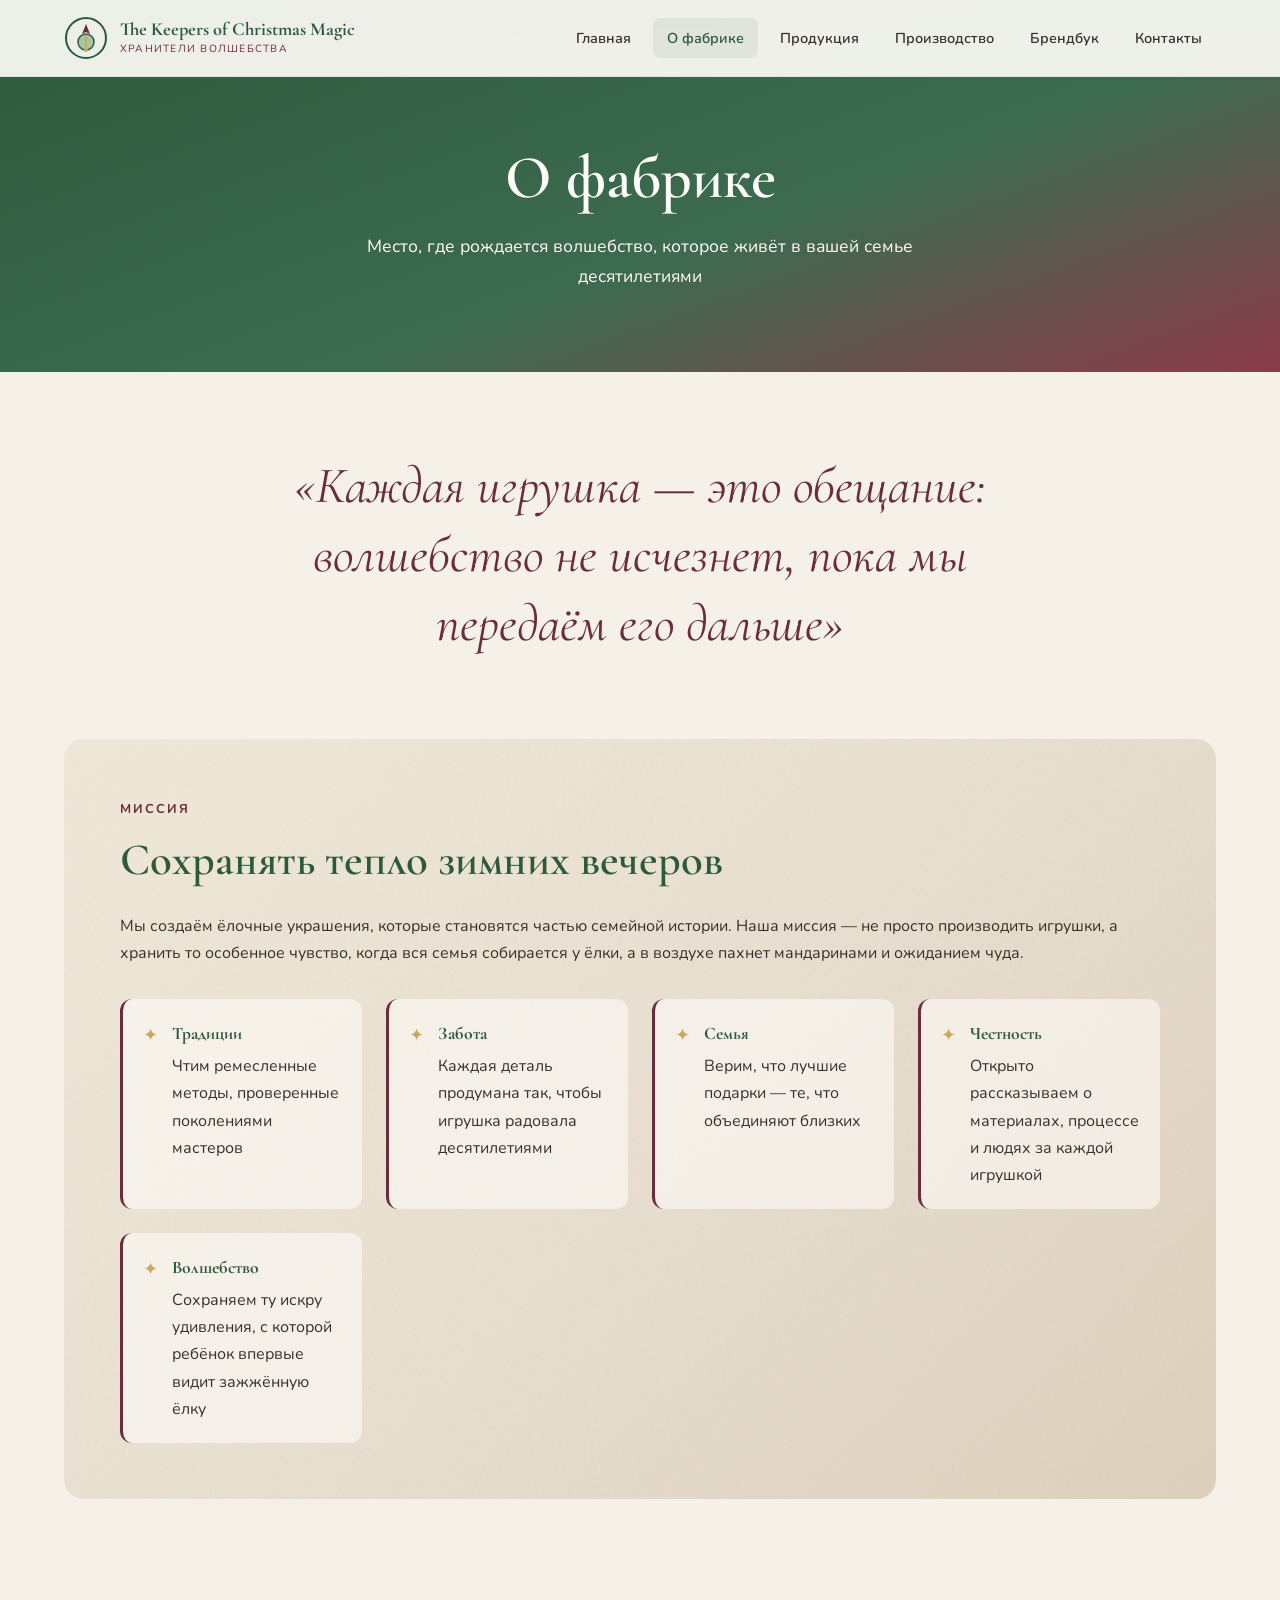
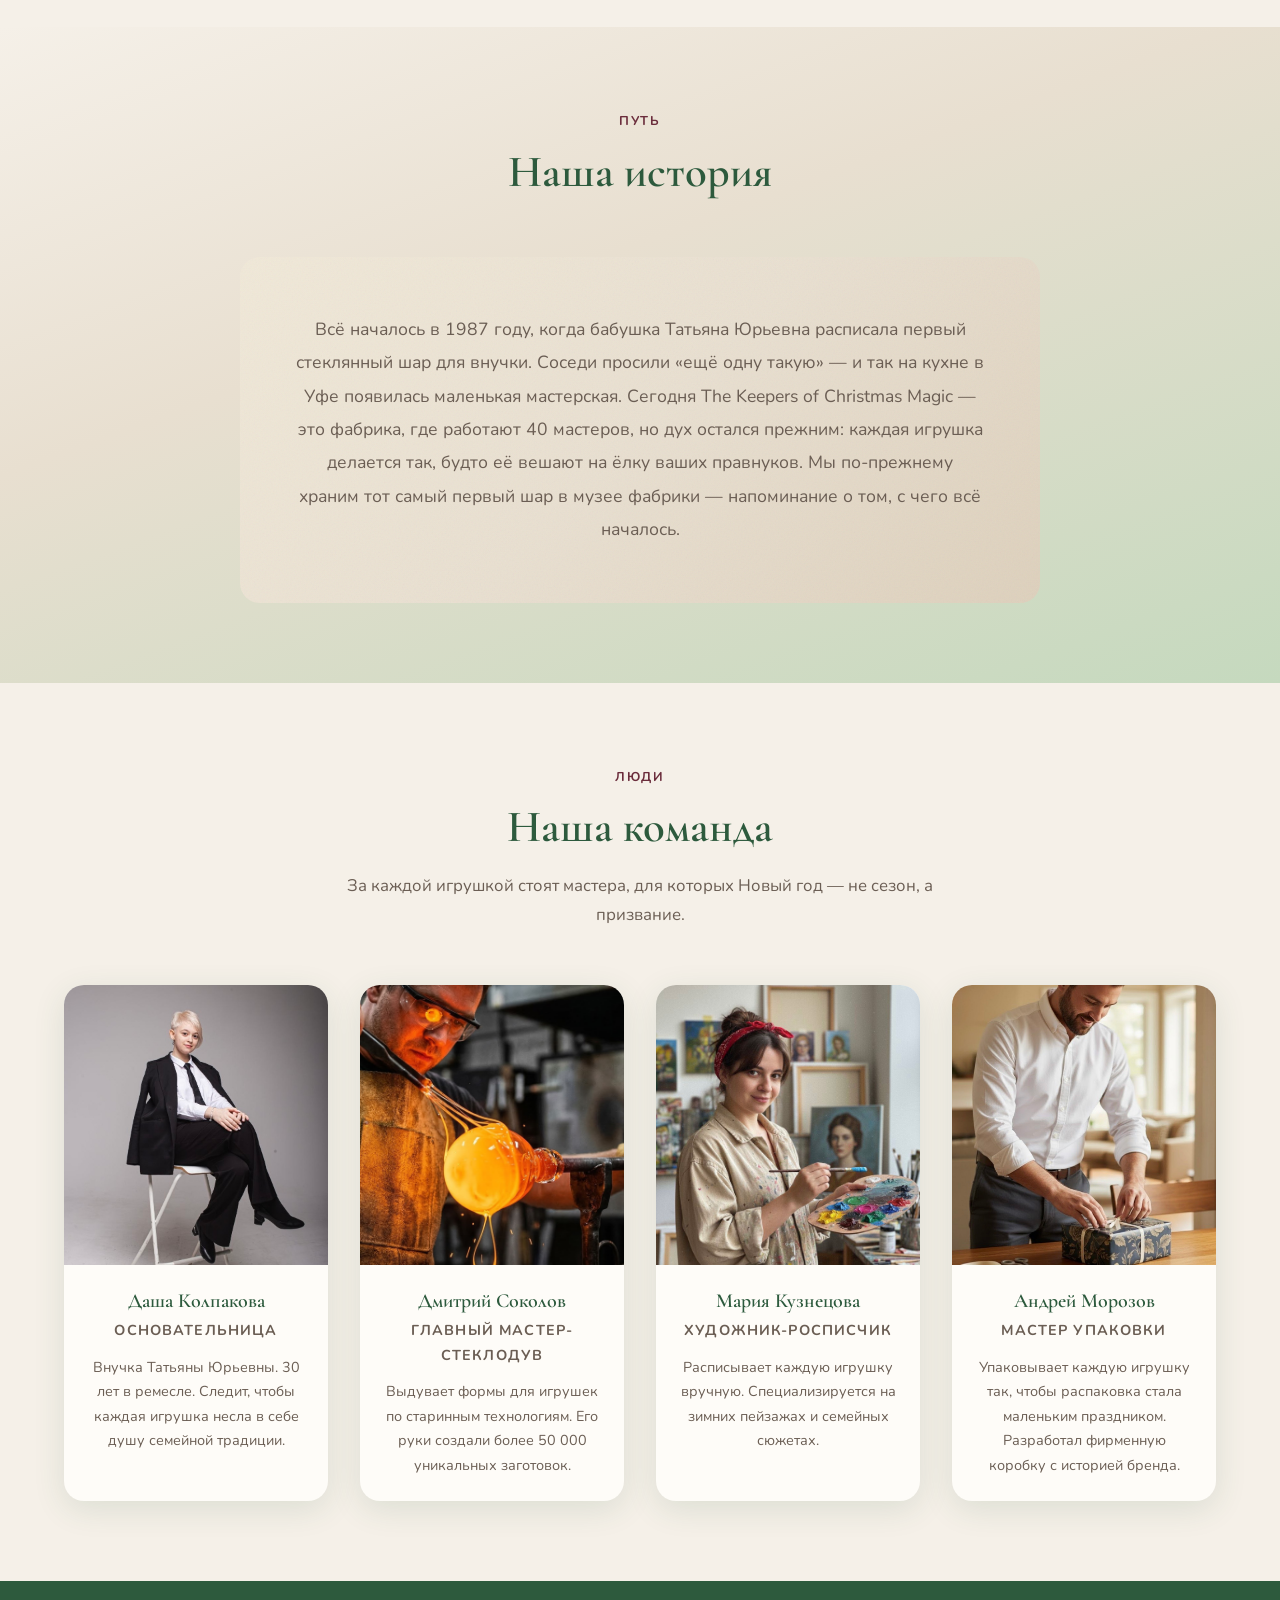
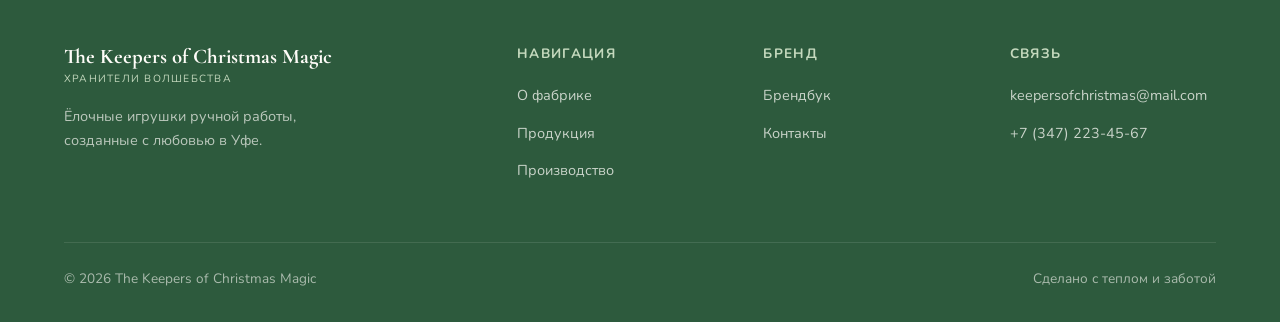
<file: about.html>
<!DOCTYPE html>
<html lang="ru">
<head>
  <meta charset="UTF-8">
  <meta name="viewport" content="width=device-width, initial-scale=1.0">
  <title>О фабрике — The Keepers of Christmas Magic</title>
  <meta name="description" content="История, миссия и команда фабрики ёлочных игрушек The Keepers of Christmas Magic в Уфе.">
  <link rel="preconnect" href="https://fonts.googleapis.com">
  <link rel="preconnect" href="https://fonts.gstatic.com" crossorigin>
  <link href="https://fonts.googleapis.com/css2?family=Cormorant+Garamond:ital,wght@0,400;0,600;0,700;1,400&family=Nunito:wght@400;600;700&display=swap" rel="stylesheet">
  <link rel="stylesheet" href="css/styles.css">
</head>
<body data-page="about">

  <header class="header">
    <div class="header-inner">
      <a href="index.html" class="logo">
        <svg class="logo-icon" viewBox="0 0 44 44" fill="none" xmlns="http://www.w3.org/2000/svg">
          <circle cx="22" cy="22" r="20" stroke="#2D5A3D" stroke-width="2"/>
          <path d="M22 8 L26 18 L22 16 L18 18 Z" fill="#6B2D3C"/>
          <circle cx="22" cy="26" r="8" fill="#A8C5A0" stroke="#2D5A3D" stroke-width="1.5"/>
          <path d="M22 20 L22 32" stroke="#C9A962" stroke-width="2" stroke-linecap="round"/>
          <circle cx="22" cy="34" r="2" fill="#C9A962"/>
        </svg>
        <div class="logo-text">
          <span class="logo-title">The Keepers of Christmas Magic</span>
          <span class="logo-subtitle">Хранители волшебства</span>
        </div>
      </a>
      <button class="burger" aria-label="Меню">
        <span></span><span></span><span></span>
      </button>
      <nav class="nav">
        <a href="index.html" class="nav-link" data-page="home">Главная</a>
        <a href="about.html" class="nav-link" data-page="about">О фабрике</a>
        <a href="products.html" class="nav-link" data-page="products">Продукция</a>
        <a href="production.html" class="nav-link" data-page="production">Производство</a>
        <a href="brandbook.html" class="nav-link" data-page="brandbook">Брендбук</a>
        <a href="contacts.html" class="nav-link" data-page="contacts">Контакты</a>
      </nav>
    </div>
  </header>

  <section class="page-hero page-hero-green">
    <div class="container">
      <h1 class="reveal">О фабрике</h1>
      <p class="reveal reveal-delay-1">Место, где рождается волшебство, которое живёт в вашей семье десятилетиями</p>
    </div>
  </section>

  <section class="section">
    <div class="container">
      <p class="slogan-large reveal">«Каждая игрушка — это обещание: волшебство не исчезнет, пока мы передаём его дальше»</p>
    </div>
  </section>

  <section class="section" style="padding-top: 0;">
    <div class="container">
      <div class="mission-block paper-texture reveal">
        <span class="section-label">Миссия</span>
        <h2>Сохранять тепло зимних вечеров</h2>
        <p>Мы создаём ёлочные украшения, которые становятся частью семейной истории. Наша миссия — не просто производить игрушки, а хранить то особенное чувство, когда вся семья собирается у ёлки, а в воздухе пахнет мандаринами и ожиданием чуда.</p>
        <ul class="values-list">
          <li>
            <div>
              <strong>Традиции</strong>
              Чтим ремесленные методы, проверенные поколениями мастеров
            </div>
          </li>
          <li>
            <div>
              <strong>Забота</strong>
              Каждая деталь продумана так, чтобы игрушка радовала десятилетиями
            </div>
          </li>
          <li>
            <div>
              <strong>Семья</strong>
              Верим, что лучшие подарки — те, что объединяют близких
            </div>
          </li>
          <li>
            <div>
              <strong>Честность</strong>
              Открыто рассказываем о материалах, процессе и людях за каждой игрушкой
            </div>
          </li>
          <li>
            <div>
              <strong>Волшебство</strong>
              Сохраняем ту искру удивления, с которой ребёнок впервые видит зажжённую ёлку
            </div>
          </li>
        </ul>
      </div>
    </div>
  </section>

  <section class="section bg-gradient-warm">
    <div class="container">
      <div class="section-header reveal">
        <span class="section-label">Путь</span>
        <h2>Наша история</h2>
      </div>
      <div class="mission-block paper-texture reveal" style="max-width: 800px; margin: 0 auto; text-align: center;">
        <p class="history-text">Всё началось в 1987 году, когда бабушка Татьяна Юрьевна расписала первый стеклянный шар для внучки. Соседи просили «ещё одну такую» — и так на кухне в Уфе появилась маленькая мастерская. Сегодня The Keepers of Christmas Magic — это фабрика, где работают 40 мастеров, но дух остался прежним: каждая игрушка делается так, будто её вешают на ёлку ваших правнуков. Мы по-прежнему храним тот самый первый шар в музее фабрики — напоминание о том, с чего всё началось.</p>
      </div>
    </div>
  </section>

  <section class="section">
    <div class="container">
      <div class="section-header reveal">
        <span class="section-label">Люди</span>
        <h2>Наша команда</h2>
        <p>За каждой игрушкой стоят мастера, для которых Новый год — не сезон, а призвание.</p>
      </div>
      <div class="team-grid">
        <div class="team-card reveal">
          <img class="team-photo" src="images/даша.jpg" alt="Даша Колпакова">
          <div class="team-info">
            <h3>Даша Колпакова</h3>
            <p class="team-role">Основательница</p>
            <p>Внучка Татьяны Юрьевны. 30 лет в ремесле. Следит, чтобы каждая игрушка несла в себе душу семейной традиции.</p>
          </div>
        </div>
        <div class="team-card reveal reveal-delay-1">
          <img class="team-photo" src="images/стеклодув.JPG" alt="Дмитрий Соколов">
          <div class="team-info">
            <h3>Дмитрий Соколов</h3>
            <p class="team-role">Главный мастер-стеклодув</p>
            <p>Выдувает формы для игрушек по старинным технологиям. Его руки создали более 50 000 уникальных заготовок.</p>
          </div>
        </div>
        <div class="team-card reveal reveal-delay-2">
          <img class="team-photo" src="images/художник.jpg" alt="Мария Кузнецова">
          <div class="team-info">
            <h3>Мария Кузнецова</h3>
            <p class="team-role">Художник-росписчик</p>
            <p>Расписывает каждую игрушку вручную. Специализируется на зимних пейзажах и семейных сюжетах.</p>
          </div>
        </div>
        <div class="team-card reveal reveal-delay-3">
          <img class="team-photo" src="images/упаковщик.jpg" alt="Андрей Морозов">
          <div class="team-info">
            <h3>Андрей Морозов</h3>
            <p class="team-role">Мастер упаковки</p>
            <p>Упаковывает каждую игрушку так, чтобы распаковка стала маленьким праздником. Разработал фирменную коробку с историей бренда.</p>
          </div>
        </div>
      </div>
    </div>
  </section>

  <footer class="footer">
    <div class="container">
      <div class="footer-grid">
        <div class="footer-brand">
          <a href="index.html" class="logo">
            <div class="logo-text">
              <span class="logo-title">The Keepers of Christmas Magic</span>
              <span class="logo-subtitle">Хранители волшебства</span>
            </div>
          </a>
          <p>Ёлочные игрушки ручной работы, созданные с любовью в Уфе.</p>
        </div>
        <div>
          <h4>Навигация</h4>
          <ul class="footer-links">
            <li><a href="about.html">О фабрике</a></li>
            <li><a href="products.html">Продукция</a></li>
            <li><a href="production.html">Производство</a></li>
          </ul>
        </div>
        <div>
          <h4>Бренд</h4>
          <ul class="footer-links">
            <li><a href="brandbook.html">Брендбук</a></li>
            <li><a href="contacts.html">Контакты</a></li>
          </ul>
        </div>
        <div>
          <h4>Связь</h4>
          <ul class="footer-links">
            <li><a href="mailto:keepersofchristmas@mail.com">keepersofchristmas@mail.com</a></li>
            <li><a href="tel:+73472234567">+7 (347) 223-45-67</a></li>
          </ul>
        </div>
      </div>
      <div class="footer-bottom">
        <span>© 2026 The Keepers of Christmas Magic</span>
        <span>Сделано с теплом и заботой</span>
      </div>
    </div>
  </footer>

  <script src="js/main.js"></script>
</body>
</html>
</file>
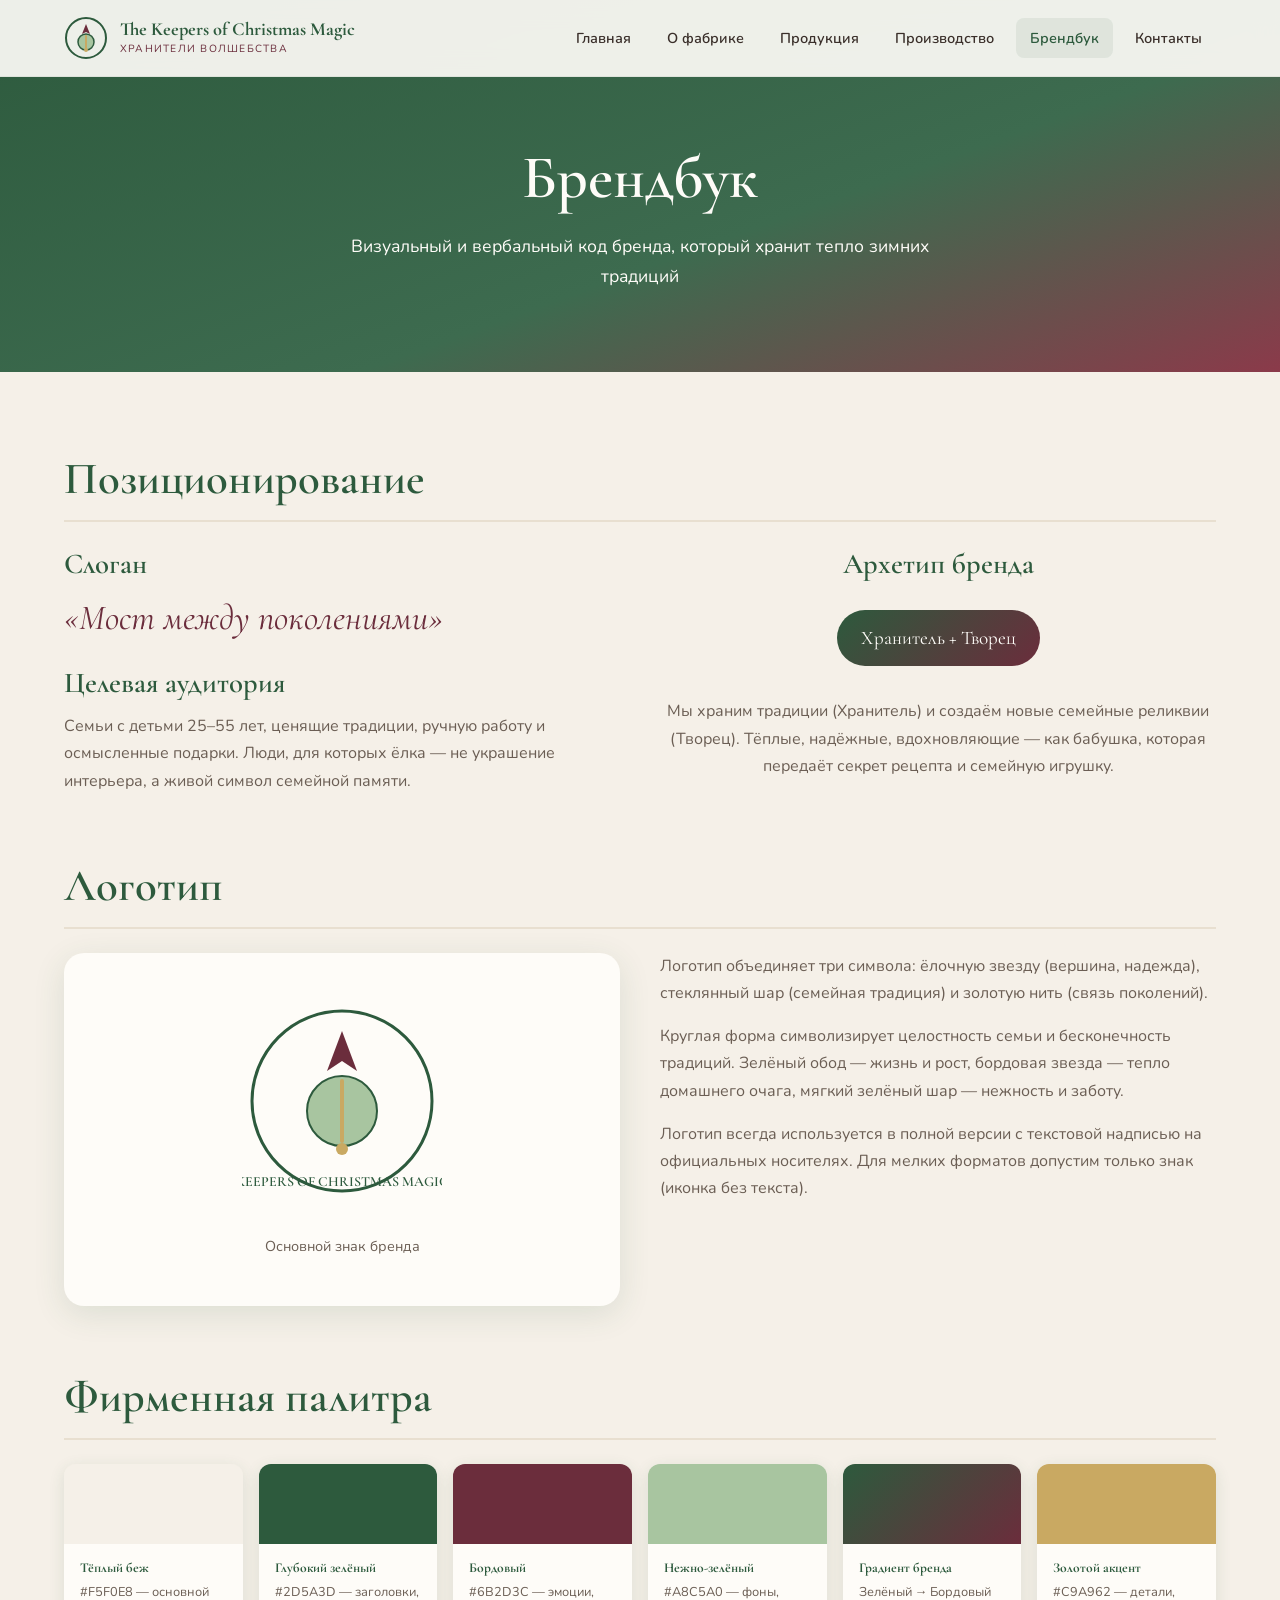
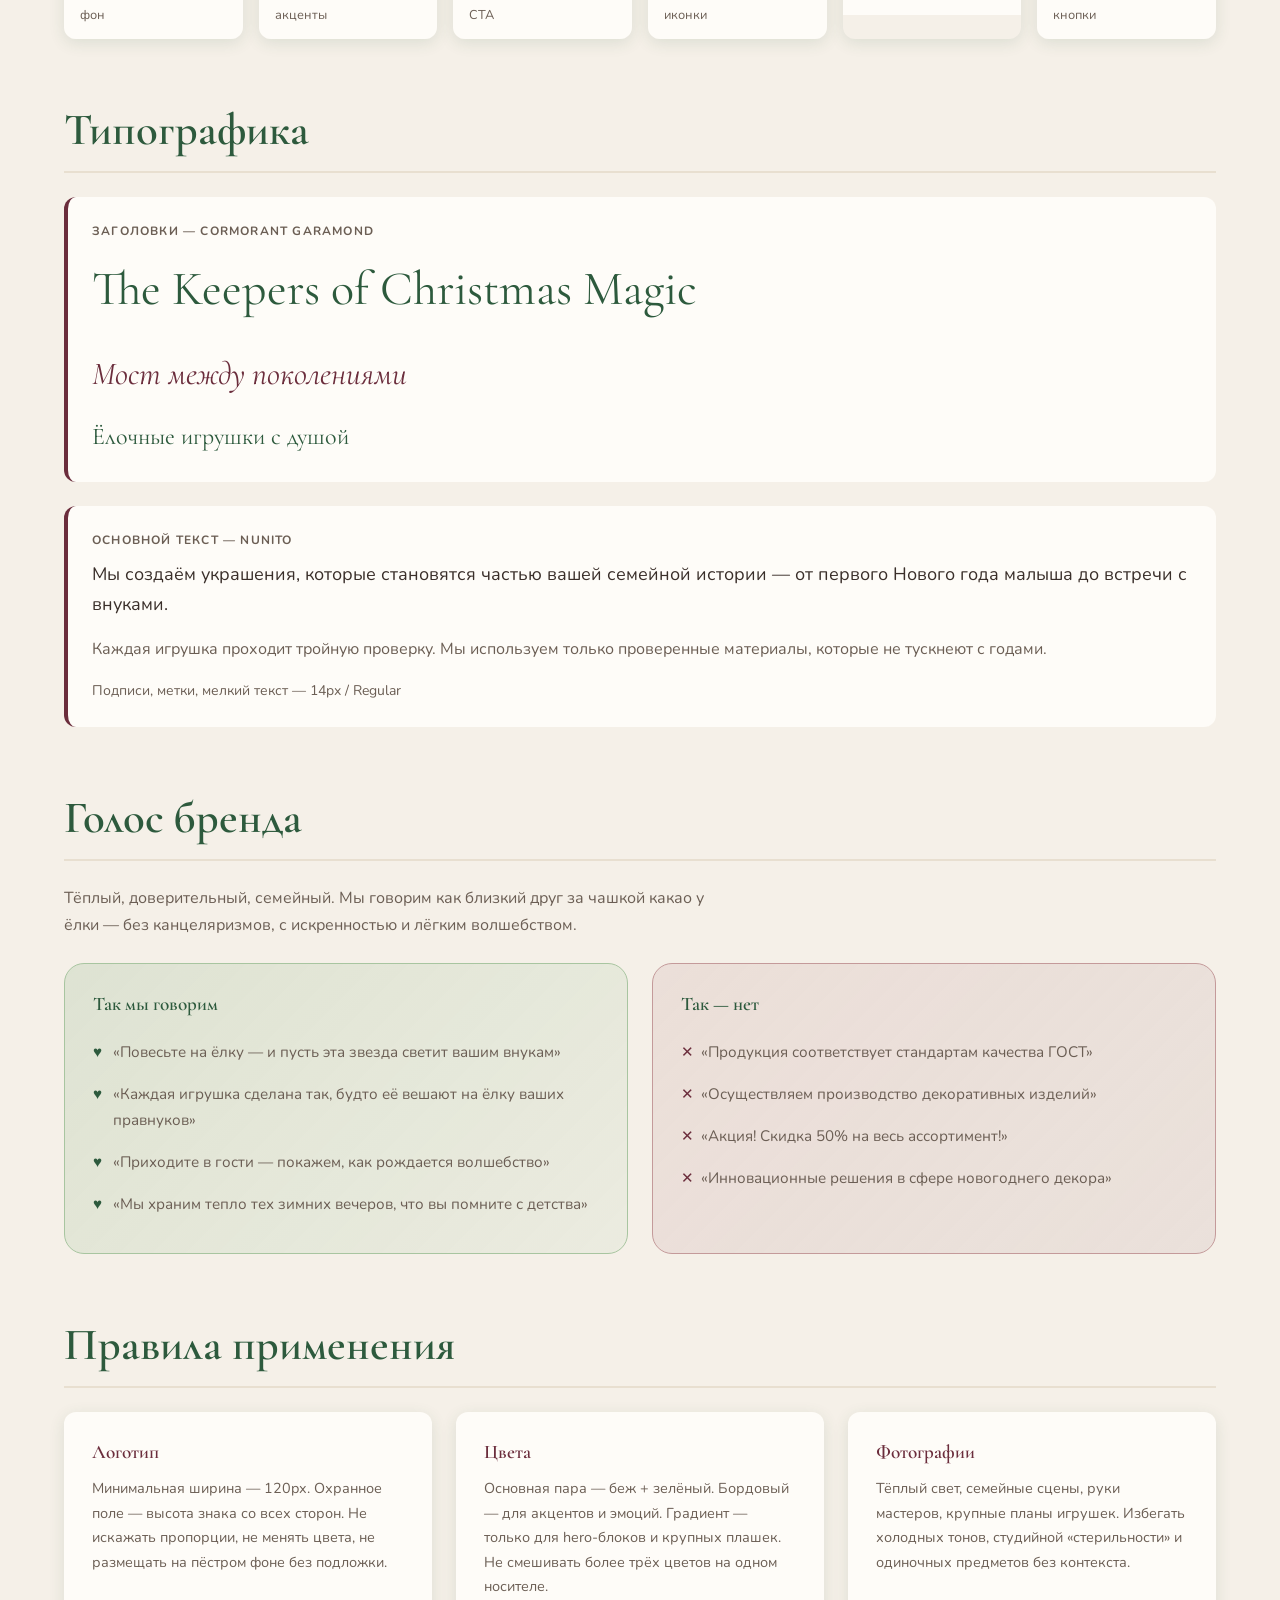
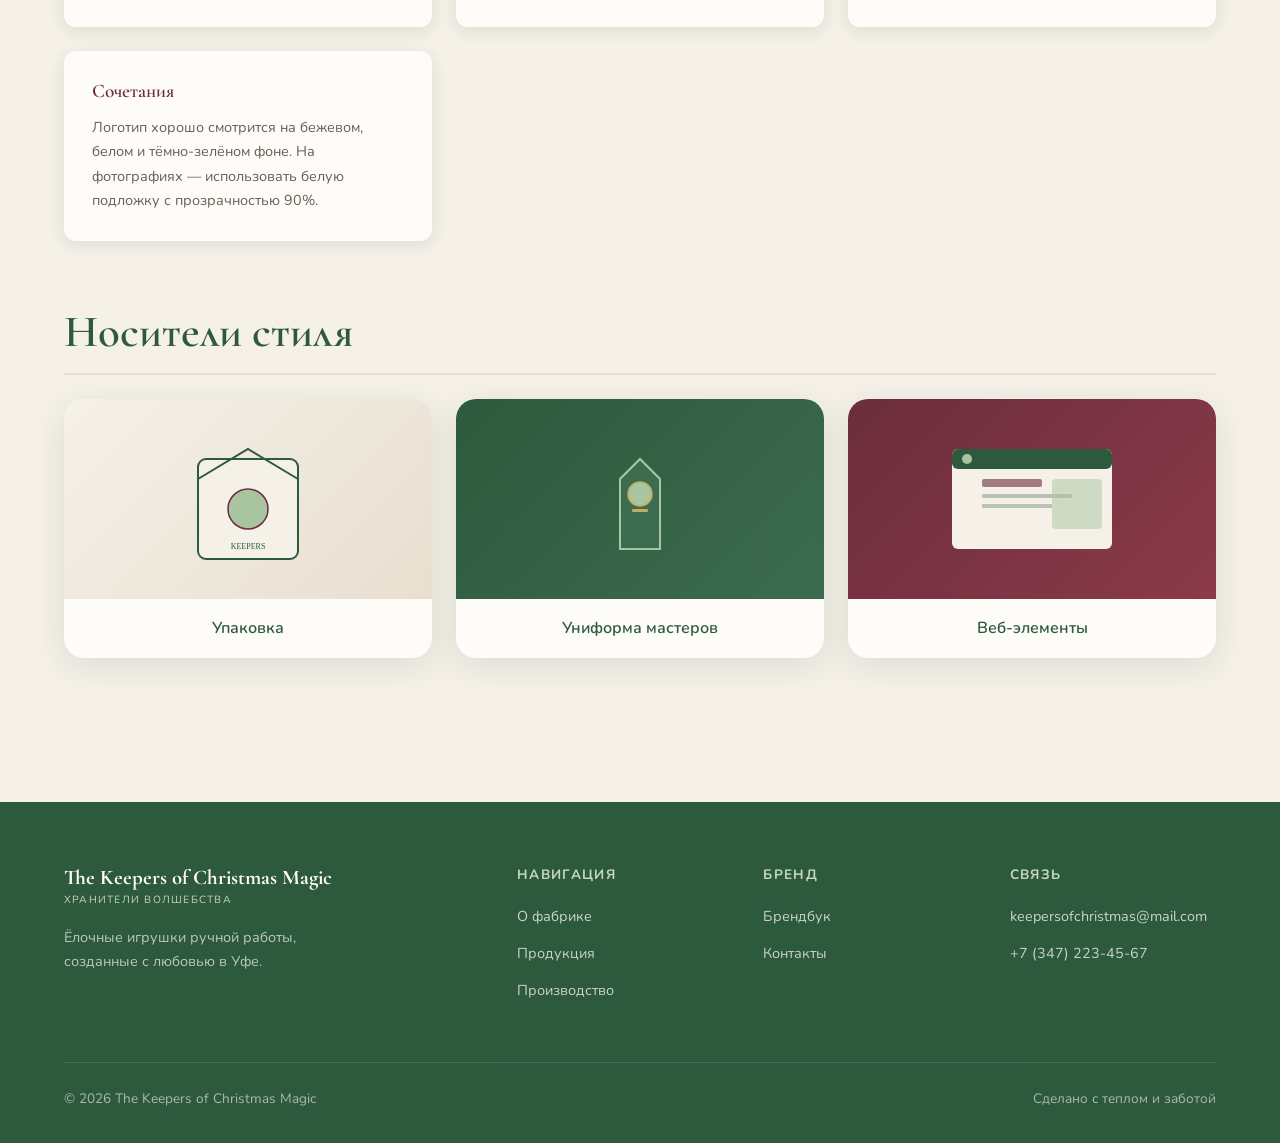
<file: brandbook.html>
<!DOCTYPE html>
<html lang="ru">
<head>
  <meta charset="UTF-8">
  <meta name="viewport" content="width=device-width, initial-scale=1.0">
  <title>Брендбук — The Keepers of Christmas Magic</title>
  <meta name="description" content="Фирменный стиль The Keepers of Christmas Magic: логотип, палитра, типографика и голос бренда.">
  <link rel="preconnect" href="https://fonts.googleapis.com">
  <link rel="preconnect" href="https://fonts.gstatic.com" crossorigin>
  <link href="https://fonts.googleapis.com/css2?family=Cormorant+Garamond:ital,wght@0,400;0,600;0,700;1,400&family=Nunito:wght@400;600;700&display=swap" rel="stylesheet">
  <link rel="stylesheet" href="css/styles.css">
</head>
<body data-page="brandbook">

  <header class="header">
    <div class="header-inner">
      <a href="index.html" class="logo">
        <svg class="logo-icon" viewBox="0 0 44 44" fill="none" xmlns="http://www.w3.org/2000/svg">
          <circle cx="22" cy="22" r="20" stroke="#2D5A3D" stroke-width="2"/>
          <path d="M22 8 L26 18 L22 16 L18 18 Z" fill="#6B2D3C"/>
          <circle cx="22" cy="26" r="8" fill="#A8C5A0" stroke="#2D5A3D" stroke-width="1.5"/>
          <path d="M22 20 L22 32" stroke="#C9A962" stroke-width="2" stroke-linecap="round"/>
          <circle cx="22" cy="34" r="2" fill="#C9A962"/>
        </svg>
        <div class="logo-text">
          <span class="logo-title">The Keepers of Christmas Magic</span>
          <span class="logo-subtitle">Хранители волшебства</span>
        </div>
      </a>
      <button class="burger" aria-label="Меню">
        <span></span><span></span><span></span>
      </button>
      <nav class="nav">
        <a href="index.html" class="nav-link" data-page="home">Главная</a>
        <a href="about.html" class="nav-link" data-page="about">О фабрике</a>
        <a href="products.html" class="nav-link" data-page="products">Продукция</a>
        <a href="production.html" class="nav-link" data-page="production">Производство</a>
        <a href="brandbook.html" class="nav-link" data-page="brandbook">Брендбук</a>
        <a href="contacts.html" class="nav-link" data-page="contacts">Контакты</a>
      </nav>
    </div>
  </header>

  <section class="page-hero page-hero-green">
    <div class="container">
      <h1 class="reveal">Брендбук</h1>
      <p class="reveal reveal-delay-1">Визуальный и вербальный код бренда, который хранит тепло зимних традиций</p>
    </div>
  </section>

  <section class="section">
    <div class="container">

      <!-- Positioning -->
      <div class="brand-section reveal">
        <h2>Позиционирование</h2>
        <div class="brand-grid-2">
          <div>
            <h3 style="margin-bottom: 12px;">Слоган</h3>
            <p class="slogan-large" style="text-align: left; margin: 0 0 24px; font-size: clamp(1.5rem, 3vw, 2.2rem);">«Мост между поколениями»</p>
            <h3 style="margin-bottom: 12px;">Целевая аудитория</h3>
            <p style="color: var(--text-light);">Семьи с детьми 25–55 лет, ценящие традиции, ручную работу и осмысленные подарки. Люди, для которых ёлка — не украшение интерьера, а живой символ семейной памяти.</p>
          </div>
          <div style="text-align: center;">
            <h3 style="margin-bottom: 12px;">Архетип бренда</h3>
            <div class="archetype-badge">Хранитель + Творец</div>
            <p style="color: var(--text-light); margin-top: 16px;">Мы храним традиции (Хранитель) и создаём новые семейные реликвии (Творец). Тёплые, надёжные, вдохновляющие — как бабушка, которая передаёт секрет рецепта и семейную игрушку.</p>
          </div>
        </div>
      </div>

      <!-- Logo -->
      <div class="brand-section reveal">
        <h2>Логотип</h2>
        <div class="brand-grid-2">
          <div class="logo-showcase">
            <svg viewBox="0 0 200 200" fill="none" xmlns="http://www.w3.org/2000/svg" style="width: 200px; height: 200px;">
              <circle cx="100" cy="100" r="90" stroke="#2D5A3D" stroke-width="3"/>
              <path d="M100 30 L115 70 L100 60 L85 70 Z" fill="#6B2D3C"/>
              <circle cx="100" cy="110" r="35" fill="#A8C5A0" stroke="#2D5A3D" stroke-width="2"/>
              <path d="M100 80 L100 140" stroke="#C9A962" stroke-width="4" stroke-linecap="round"/>
              <circle cx="100" cy="148" r="6" fill="#C9A962"/>
              <text x="100" y="185" text-anchor="middle" font-family="Cormorant Garamond, serif" font-size="14" fill="#2D5A3D" font-weight="600">KEEPERS OF CHRISTMAS MAGIC</text>
            </svg>
            <p style="color: var(--text-light); font-size: 0.9rem;">Основной знак бренда</p>
          </div>
          <div>
            <p style="color: var(--text-light); margin-bottom: 16px;">Логотип объединяет три символа: ёлочную звезду (вершина, надежда), стеклянный шар (семейная традиция) и золотую нить (связь поколений).</p>
            <p style="color: var(--text-light); margin-bottom: 16px;">Круглая форма символизирует целостность семьи и бесконечность традиций. Зелёный обод — жизнь и рост, бордовая звезда — тепло домашнего очага, мягкий зелёный шар — нежность и заботу.</p>
            <p style="color: var(--text-light);">Логотип всегда используется в полной версии с текстовой надписью на официальных носителях. Для мелких форматов допустим только знак (иконка без текста).</p>
          </div>
        </div>
      </div>

      <!-- Color palette -->
      <div class="brand-section reveal">
        <h2>Фирменная палитра</h2>
        <div class="color-palette">
          <div class="color-swatch">
            <div class="color-swatch-fill" style="background: #F5F0E8;"></div>
            <div class="color-swatch-info">
              <strong>Тёплый беж</strong>
              <span>#F5F0E8 — основной фон</span>
            </div>
          </div>
          <div class="color-swatch">
            <div class="color-swatch-fill" style="background: #2D5A3D;"></div>
            <div class="color-swatch-info">
              <strong>Глубокий зелёный</strong>
              <span>#2D5A3D — заголовки, акценты</span>
            </div>
          </div>
          <div class="color-swatch">
            <div class="color-swatch-fill" style="background: #6B2D3C;"></div>
            <div class="color-swatch-info">
              <strong>Бордовый</strong>
              <span>#6B2D3C — эмоции, CTA</span>
            </div>
          </div>
          <div class="color-swatch">
            <div class="color-swatch-fill" style="background: #A8C5A0;"></div>
            <div class="color-swatch-info">
              <strong>Нежно-зелёный</strong>
              <span>#A8C5A0 — фоны, иконки</span>
            </div>
          </div>
          <div class="color-swatch">
            <div class="color-swatch-fill" style="background: linear-gradient(135deg, #2D5A3D, #6B2D3C);"></div>
            <div class="color-swatch-info">
              <strong>Градиент бренда</strong>
              <span>Зелёный → Бордовый</span>
            </div>
          </div>
          <div class="color-swatch">
            <div class="color-swatch-fill" style="background: #C9A962;"></div>
            <div class="color-swatch-info">
              <strong>Золотой акцент</strong>
              <span>#C9A962 — детали, кнопки</span>
            </div>
          </div>
        </div>
      </div>

      <!-- Typography -->
      <div class="brand-section reveal">
        <h2>Типографика</h2>
        <div class="typography-samples">
          <div class="type-sample">
            <div class="type-label">Заголовки — Cormorant Garamond</div>
            <p class="type-display" style="font-size: 3rem; color: var(--green);">The Keepers of Christmas Magic</p>
            <p class="type-display" style="font-size: 2rem; color: var(--burgundy); font-style: italic;">Мост между поколениями</p>
            <p class="type-display" style="font-size: 1.5rem; color: var(--green);">Ёлочные игрушки с душой</p>
          </div>
          <div class="type-sample">
            <div class="type-label">Основной текст — Nunito</div>
            <p class="type-body" style="font-size: 1.125rem;">Мы создаём украшения, которые становятся частью вашей семейной истории — от первого Нового года малыша до встречи с внуками.</p>
            <p class="type-body" style="font-size: 1rem; color: var(--text-light);">Каждая игрушка проходит тройную проверку. Мы используем только проверенные материалы, которые не тускнеют с годами.</p>
            <p class="type-body" style="font-size: 0.875rem; color: var(--text-light);">Подписи, метки, мелкий текст — 14px / Regular</p>
          </div>
        </div>
      </div>

      <!-- Brand voice -->
      <div class="brand-section reveal">
        <h2>Голос бренда</h2>
        <p style="color: var(--text-light); margin-bottom: 24px; max-width: 640px;">Тёплый, доверительный, семейный. Мы говорим как близкий друг за чашкой какао у ёлки — без канцеляризмов, с искренностью и лёгким волшебством.</p>
        <div class="voice-examples">
          <div class="voice-card voice-do">
            <h4>Так мы говорим</h4>
            <ul>
              <li>«Повесьте на ёлку — и пусть эта звезда светит вашим внукам»</li>
              <li>«Каждая игрушка сделана так, будто её вешают на ёлку ваших правнуков»</li>
              <li>«Приходите в гости — покажем, как рождается волшебство»</li>
              <li>«Мы храним тепло тех зимних вечеров, что вы помните с детства»</li>
            </ul>
          </div>
          <div class="voice-card voice-dont">
            <h4>Так — нет</h4>
            <ul>
              <li>«Продукция соответствует стандартам качества ГОСТ»</li>
              <li>«Осуществляем производство декоративных изделий»</li>
              <li>«Акция! Скидка 50% на весь ассортимент!»</li>
              <li>«Инновационные решения в сфере новогоднего декора»</li>
            </ul>
          </div>
        </div>
      </div>

      <!-- Usage rules -->
      <div class="brand-section reveal">
        <h2>Правила применения</h2>
        <div class="usage-rules">
          <div class="usage-card">
            <h4>Логотип</h4>
            <p style="color: var(--text-light); font-size: 0.9rem;">Минимальная ширина — 120px. Охранное поле — высота знака со всех сторон. Не искажать пропорции, не менять цвета, не размещать на пёстром фоне без подложки.</p>
          </div>
          <div class="usage-card">
            <h4>Цвета</h4>
            <p style="color: var(--text-light); font-size: 0.9rem;">Основная пара — беж + зелёный. Бордовый — для акцентов и эмоций. Градиент — только для hero-блоков и крупных плашек. Не смешивать более трёх цветов на одном носителе.</p>
          </div>
          <div class="usage-card">
            <h4>Фотографии</h4>
            <p style="color: var(--text-light); font-size: 0.9rem;">Тёплый свет, семейные сцены, руки мастеров, крупные планы игрушек. Избегать холодных тонов, студийной «стерильности» и одиночных предметов без контекста.</p>
          </div>
          <div class="usage-card">
            <h4>Сочетания</h4>
            <p style="color: var(--text-light); font-size: 0.9rem;">Логотип хорошо смотрится на бежевом, белом и тёмно-зелёном фоне. На фотографиях — использовать белую подложку с прозрачностью 90%.</p>
          </div>
        </div>
      </div>

      <!-- Mockups -->
      <div class="brand-section reveal">
        <h2>Носители стиля</h2>
        <div class="mockups-grid">
          <div class="mockup-card">
            <div class="mockup-preview packaging">
              <svg width="120" height="140" viewBox="0 0 120 140" fill="none">
                <rect x="10" y="30" width="100" height="100" rx="8" fill="#F5F0E8" stroke="#2D5A3D" stroke-width="2"/>
                <path d="M10 50 L60 20 L110 50" stroke="#2D5A3D" stroke-width="2" fill="none"/>
                <circle cx="60" cy="80" r="20" fill="#A8C5A0" stroke="#6B2D3C" stroke-width="1.5"/>
                <text x="60" y="120" text-anchor="middle" font-family="serif" font-size="8" fill="#2D5A3D">KEEPERS</text>
              </svg>
            </div>
            <div class="mockup-label">Упаковка</div>
          </div>
          <div class="mockup-card">
            <div class="mockup-preview uniform">
              <svg width="100" height="120" viewBox="0 0 100 120" fill="none">
                <path d="M30 40 L50 20 L70 40 L70 110 L30 110 Z" fill="#3D6B4F" stroke="#A8C5A0" stroke-width="2"/>
                <circle cx="50" cy="55" r="12" fill="#A8C5A0" stroke="#C9A962" stroke-width="1.5"/>
                <rect x="42" y="70" width="16" height="3" rx="1" fill="#C9A962"/>
              </svg>
            </div>
            <div class="mockup-label">Униформа мастеров</div>
          </div>
          <div class="mockup-card">
            <div class="mockup-preview web">
              <svg width="160" height="100" viewBox="0 0 160 100" fill="none">
                <rect width="160" height="100" rx="6" fill="#F5F0E8"/>
                <rect x="0" y="0" width="160" height="20" fill="#2D5A3D" rx="6"/>
                <circle cx="15" cy="10" r="5" fill="#A8C5A0"/>
                <rect x="30" y="30" width="60" height="8" rx="2" fill="#6B2D3C" opacity="0.6"/>
                <rect x="30" y="45" width="90" height="4" rx="1" fill="#2D5A3D" opacity="0.3"/>
                <rect x="30" y="55" width="70" height="4" rx="1" fill="#2D5A3D" opacity="0.3"/>
                <rect x="100" y="30" width="50" height="50" rx="4" fill="#A8C5A0" opacity="0.5"/>
              </svg>
            </div>
            <div class="mockup-label">Веб-элементы</div>
          </div>
        </div>
      </div>

    </div>
  </section>

  <footer class="footer">
    <div class="container">
      <div class="footer-grid">
        <div class="footer-brand">
          <a href="index.html" class="logo">
            <div class="logo-text">
              <span class="logo-title">The Keepers of Christmas Magic</span>
              <span class="logo-subtitle">Хранители волшебства</span>
            </div>
          </a>
          <p>Ёлочные игрушки ручной работы, созданные с любовью в Уфе.</p>
        </div>
        <div>
          <h4>Навигация</h4>
          <ul class="footer-links">
            <li><a href="about.html">О фабрике</a></li>
            <li><a href="products.html">Продукция</a></li>
            <li><a href="production.html">Производство</a></li>
          </ul>
        </div>
        <div>
          <h4>Бренд</h4>
          <ul class="footer-links">
            <li><a href="brandbook.html">Брендбук</a></li>
            <li><a href="contacts.html">Контакты</a></li>
          </ul>
        </div>
        <div>
          <h4>Связь</h4>
          <ul class="footer-links">
            <li><a href="mailto:keepersofchristmas@mail.com">keepersofchristmas@mail.com</a></li>
            <li><a href="tel:+73472234567">+7 (347) 223-45-67</a></li>
          </ul>
        </div>
      </div>
      <div class="footer-bottom">
        <span>© 2026 The Keepers of Christmas Magic</span>
        <span>Сделано с теплом и заботой</span>
      </div>
    </div>
  </footer>

  <script src="js/main.js"></script>
</body>
</html>
</file>
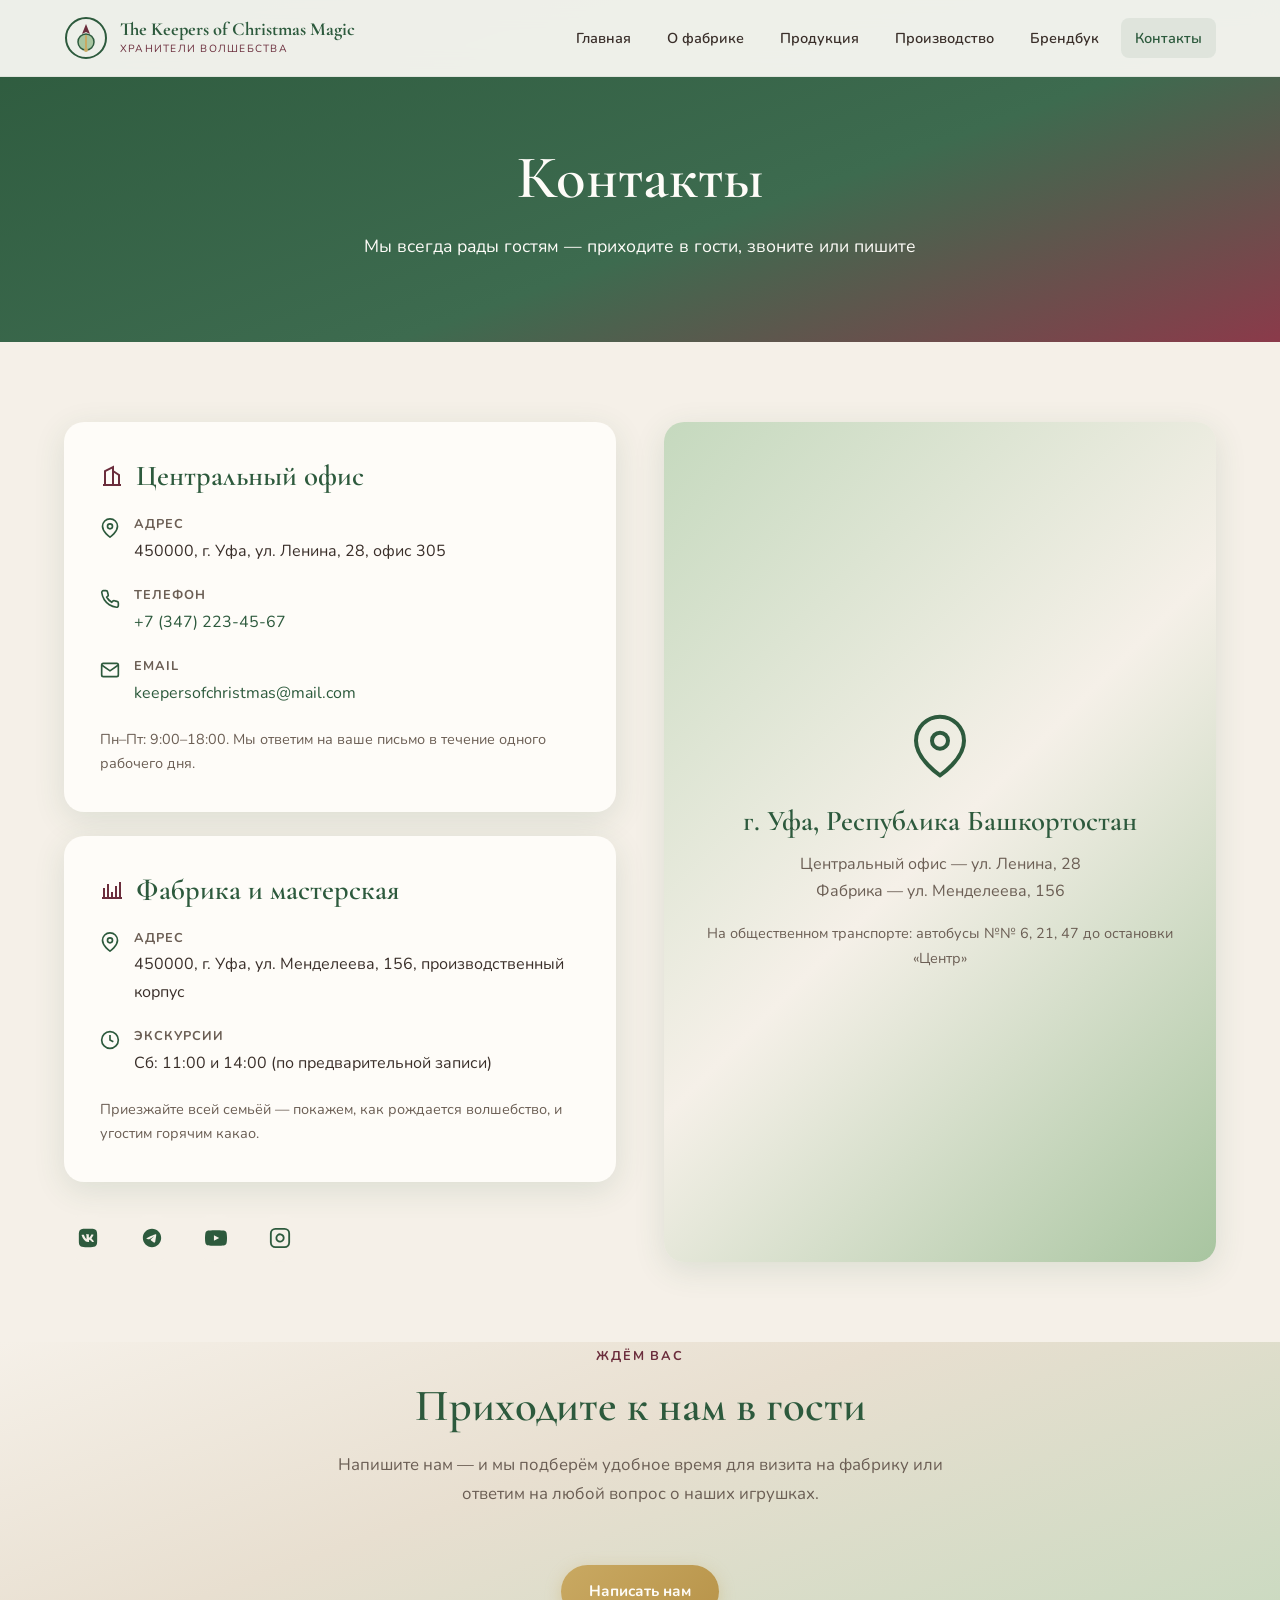
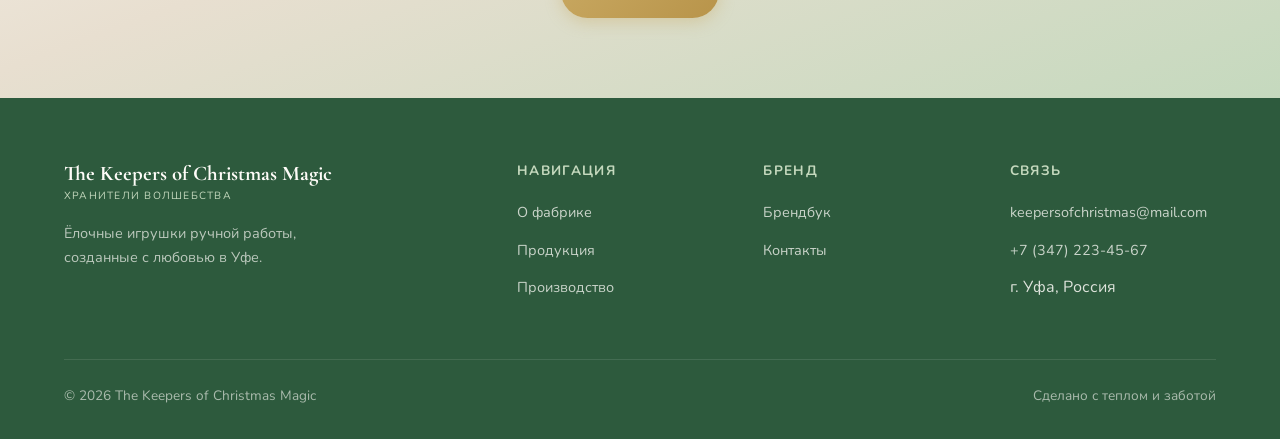
<file: contacts.html>
<!DOCTYPE html>
<html lang="ru">
<head>
  <meta charset="UTF-8">
  <meta name="viewport" content="width=device-width, initial-scale=1.0">
  <title>Контакты — The Keepers of Christmas Magic</title>
  <meta name="description" content="Свяжитесь с фабрикой ёлочных игрушек The Keepers of Christmas Magic в Уфе.">
  <link rel="preconnect" href="https://fonts.googleapis.com">
  <link rel="preconnect" href="https://fonts.gstatic.com" crossorigin>
  <link href="https://fonts.googleapis.com/css2?family=Cormorant+Garamond:ital,wght@0,400;0,600;0,700;1,400&family=Nunito:wght@400;600;700&display=swap" rel="stylesheet">
  <link rel="stylesheet" href="css/styles.css">
</head>
<body data-page="contacts">

  <header class="header">
    <div class="header-inner">
      <a href="index.html" class="logo">
        <svg class="logo-icon" viewBox="0 0 44 44" fill="none" xmlns="http://www.w3.org/2000/svg">
          <circle cx="22" cy="22" r="20" stroke="#2D5A3D" stroke-width="2"/>
          <path d="M22 8 L26 18 L22 16 L18 18 Z" fill="#6B2D3C"/>
          <circle cx="22" cy="26" r="8" fill="#A8C5A0" stroke="#2D5A3D" stroke-width="1.5"/>
          <path d="M22 20 L22 32" stroke="#C9A962" stroke-width="2" stroke-linecap="round"/>
          <circle cx="22" cy="34" r="2" fill="#C9A962"/>
        </svg>
        <div class="logo-text">
          <span class="logo-title">The Keepers of Christmas Magic</span>
          <span class="logo-subtitle">Хранители волшебства</span>
        </div>
      </a>
      <button class="burger" aria-label="Меню">
        <span></span><span></span><span></span>
      </button>
      <nav class="nav">
        <a href="index.html" class="nav-link" data-page="home">Главная</a>
        <a href="about.html" class="nav-link" data-page="about">О фабрике</a>
        <a href="products.html" class="nav-link" data-page="products">Продукция</a>
        <a href="production.html" class="nav-link" data-page="production">Производство</a>
        <a href="brandbook.html" class="nav-link" data-page="brandbook">Брендбук</a>
        <a href="contacts.html" class="nav-link" data-page="contacts">Контакты</a>
      </nav>
    </div>
  </header>

  <section class="page-hero page-hero-green">
    <div class="container">
      <h1 class="reveal">Контакты</h1>
      <p class="reveal reveal-delay-1">Мы всегда рады гостям — приходите в гости, звоните или пишите</p>
    </div>
  </section>

  <section class="section">
    <div class="container">
      <div class="contacts-grid">
        <div class="reveal">
          <div class="contact-card" style="margin-bottom: 24px;">
            <h3>
              <svg viewBox="0 0 24 24" fill="none" stroke="currentColor" stroke-width="2"><path d="M3 21h18M5 21V7l8-4v18M19 21V11l-6-4"/><path d="M9 9v0M9 13v0M9 17v0"/></svg>
              Центральный офис
            </h3>
            <div class="contact-item">
              <svg viewBox="0 0 24 24" fill="none" stroke="currentColor" stroke-width="2"><path d="M21 10c0 7-9 13-9 13s-9-6-9-13a9 9 0 0118 0z"/><circle cx="12" cy="10" r="3"/></svg>
              <div>
                <strong>Адрес</strong>
                450000, г. Уфа, ул. Ленина, 28, офис 305
              </div>
            </div>
            <div class="contact-item">
              <svg viewBox="0 0 24 24" fill="none" stroke="currentColor" stroke-width="2"><path d="M22 16.92v3a2 2 0 01-2.18 2 19.79 19.79 0 01-8.63-3.07 19.5 19.5 0 01-6-6 19.79 19.79 0 01-3.07-8.67A2 2 0 014.11 2h3a2 2 0 012 1.72c.127.96.361 1.903.7 2.81a2 2 0 01-.45 2.11L8.09 9.91a16 16 0 006 6l1.27-1.27a2 2 0 012.11-.45c.907.339 1.85.573 2.81.7A2 2 0 0122 16.92z"/></svg>
              <div>
                <strong>Телефон</strong>
                <a href="tel:+73472234567">+7 (347) 223-45-67</a>
              </div>
            </div>
            <div class="contact-item">
              <svg viewBox="0 0 24 24" fill="none" stroke="currentColor" stroke-width="2"><path d="M4 4h16c1.1 0 2 .9 2 2v12c0 1.1-.9 2-2 2H4c-1.1 0-2-.9-2-2V6c0-1.1.9-2 2-2z"/><polyline points="22,6 12,13 2,6"/></svg>
              <div>
                <strong>Email</strong>
                <a href="mailto:keepersofchristmas@mail.com">keepersofchristmas@mail.com</a>
              </div>
            </div>
            <p style="color: var(--text-light); font-size: 0.9rem; margin-top: 8px;">Пн–Пт: 9:00–18:00. Мы ответим на ваше письмо в течение одного рабочего дня.</p>
          </div>

          <div class="contact-card">
            <h3>
              <svg viewBox="0 0 24 24" fill="none" stroke="currentColor" stroke-width="2"><path d="M2 20h20M4 20V10M8 20V6M12 20V14M16 20V8M20 20V4"/></svg>
              Фабрика и мастерская
            </h3>
            <div class="contact-item">
              <svg viewBox="0 0 24 24" fill="none" stroke="currentColor" stroke-width="2"><path d="M21 10c0 7-9 13-9 13s-9-6-9-13a9 9 0 0118 0z"/><circle cx="12" cy="10" r="3"/></svg>
              <div>
                <strong>Адрес</strong>
                450000, г. Уфа, ул. Менделеева, 156, производственный корпус
              </div>
            </div>
            <div class="contact-item">
              <svg viewBox="0 0 24 24" fill="none" stroke="currentColor" stroke-width="2"><circle cx="12" cy="12" r="10"/><polyline points="12 6 12 12 16 14"/></svg>
              <div>
                <strong>Экскурсии</strong>
                Сб: 11:00 и 14:00 (по предварительной записи)
              </div>
            </div>
            <p style="color: var(--text-light); font-size: 0.9rem; margin-top: 8px;">Приезжайте всей семьёй — покажем, как рождается волшебство, и угостим горячим какао.</p>
          </div>

          <div class="social-links">
            <a href="https://vk.com" class="social-link" aria-label="ВКонтакте" target="_blank" rel="noopener">
              <svg viewBox="0 0 24 24" fill="currentColor"><path d="M15.07 2H8.93C3.33 2 2 3.33 2 8.93v6.14C2 20.67 3.33 22 8.93 22h6.14c5.6 0 6.93-1.33 6.93-6.93V8.93C22 3.33 20.67 2 15.07 2zm3.08 14.27h-1.46c-.55 0-.72-.44-1.71-1.42-.86-.83-1.24-.94-1.46-.94-.3 0-.38.09-.38.5v1.3c0 .36-.12.58-1.08.58-1.58 0-3.34-.96-4.58-2.75-1.86-2.58-2.37-4.52-2.37-4.67 0-.16.09-.31.5-.31h1.46c.37 0 .51.17.65.56.71 2.06 1.9 3.87 2.39 3.87.18 0 .27-.09.27-.58V9.7c-.06-.95-.55-1.03-.55-1.41 0-.17.14-.34.36-.34h2.3c.31 0 .42.17.42.53v2.82c0 .31.14.42.23.42.18 0 .33-.11.65-.44 1-1.12 1.72-2.85 1.72-2.85.1-.21.26-.31.56-.31h1.46c.44 0 .53.23.44.53-.18.86-1.97 3.37-1.97 3.37-.16.26-.22.37 0 .67.16.22.7.68 1.06 1.09.66.74 1.17 1.36 1.3 1.79.14.42-.07.64-.5.64z"/></svg>
            </a>
            <a href="https://t.me" class="social-link" aria-label="Telegram" target="_blank" rel="noopener">
              <svg viewBox="0 0 24 24" fill="currentColor"><path d="M12 2C6.48 2 2 6.48 2 12s4.48 10 10 10 10-4.48 10-10S17.52 2 12 2zm4.64 6.8c-.15 1.58-.8 5.42-1.13 7.19-.14.75-.42 1-.68 1.03-.58.05-1.02-.38-1.58-.75-.88-.58-1.38-.94-2.23-1.5-.99-.65-.35-1.01.22-1.59.15-.15 2.71-2.48 2.76-2.69a.2.2 0 00-.05-.18c-.06-.05-.14-.03-.21-.02-.09.02-1.49.95-4.22 2.79-.4.27-.76.41-1.08.4-.36-.01-1.04-.2-1.55-.37-.63-.2-1.12-.31-1.08-.66.02-.18.27-.36.74-.55 2.92-1.27 4.86-2.11 5.83-2.51 2.78-1.16 3.35-1.36 3.73-1.36.08 0 .27.02.39.12.1.08.13.19.14.27-.01.06.01.24 0 .38z"/></svg>
            </a>
            <a href="https://youtube.com" class="social-link" aria-label="YouTube" target="_blank" rel="noopener">
              <svg viewBox="0 0 24 24" fill="currentColor"><path d="M23.5 6.2a3 3 0 00-2.1-2.1C19.5 3.5 12 3.5 12 3.5s-7.5 0-9.4.6A3 3 0 00.5 6.2 31.5 31.5 0 000 12a31.5 31.5 0 00.5 5.8 3 3 0 002.1 2.1c1.9.6 9.4.6 9.4.6s7.5 0 9.4-.6a3 3 0 002.1-2.1A31.5 31.5 0 0024 12a31.5 31.5 0 00-.5-5.8zM9.75 15.02V8.98L15.5 12l-5.75 3.02z"/></svg>
            </a>
            <a href="https://instagram.com" class="social-link" aria-label="Instagram" target="_blank" rel="noopener">
              <svg viewBox="0 0 24 24" fill="none" stroke="currentColor" stroke-width="2"><rect x="2" y="2" width="20" height="20" rx="5"/><path d="M16 11.37A4 4 0 1112.63 8 4 4 0 0116 11.37z"/><line x1="17.5" y1="6.5" x2="17.51" y2="6.5"/></svg>
            </a>
          </div>
        </div>

        <div class="map-placeholder reveal reveal-delay-2">
          <div>
            <svg width="64" height="64" viewBox="0 0 24 24" fill="none" stroke="var(--green)" stroke-width="1.5" style="margin: 0 auto 16px;">
              <path d="M21 10c0 7-9 13-9 13s-9-6-9-13a9 9 0 0118 0z"/>
              <circle cx="12" cy="10" r="3"/>
            </svg>
            <h3>г. Уфа, Республика Башкортостан</h3>
            <p>Центральный офис — ул. Ленина, 28<br>Фабрика — ул. Менделеева, 156</p>
            <p style="margin-top: 16px; font-size: 0.9rem;">На общественном транспорте: автобусы №№ 6, 21, 47 до остановки «Центр»</p>
          </div>
        </div>
      </div>
    </div>
  </section>

  <section class="section bg-gradient-warm" style="padding-top: 0;">
    <div class="container">
      <div class="section-header reveal">
        <span class="section-label">Ждём вас</span>
        <h2>Приходите к нам в гости</h2>
        <p>Напишите нам — и мы подберём удобное время для визита на фабрику или ответим на любой вопрос о наших игрушках.</p>
      </div>
      <div style="text-align: center;" class="reveal">
        <a href="mailto:keepersofchristmas@mail.com" class="btn btn-primary">Написать нам</a>
      </div>
    </div>
  </section>

  <footer class="footer">
    <div class="container">
      <div class="footer-grid">
        <div class="footer-brand">
          <a href="index.html" class="logo">
            <div class="logo-text">
              <span class="logo-title">The Keepers of Christmas Magic</span>
              <span class="logo-subtitle">Хранители волшебства</span>
            </div>
          </a>
          <p>Ёлочные игрушки ручной работы, созданные с любовью в Уфе.</p>
        </div>
        <div>
          <h4>Навигация</h4>
          <ul class="footer-links">
            <li><a href="about.html">О фабрике</a></li>
            <li><a href="products.html">Продукция</a></li>
            <li><a href="production.html">Производство</a></li>
          </ul>
        </div>
        <div>
          <h4>Бренд</h4>
          <ul class="footer-links">
            <li><a href="brandbook.html">Брендбук</a></li>
            <li><a href="contacts.html">Контакты</a></li>
          </ul>
        </div>
        <div>
          <h4>Связь</h4>
          <ul class="footer-links">
            <li><a href="mailto:keepersofchristmas@mail.com">keepersofchristmas@mail.com</a></li>
            <li><a href="tel:+73472234567">+7 (347) 223-45-67</a></li>
            <li>г. Уфа, Россия</li>
          </ul>
        </div>
      </div>
      <div class="footer-bottom">
        <span>© 2026 The Keepers of Christmas Magic</span>
        <span>Сделано с теплом и заботой</span>
      </div>
    </div>
  </footer>

  <script src="js/main.js"></script>
</body>
</html>
</file>
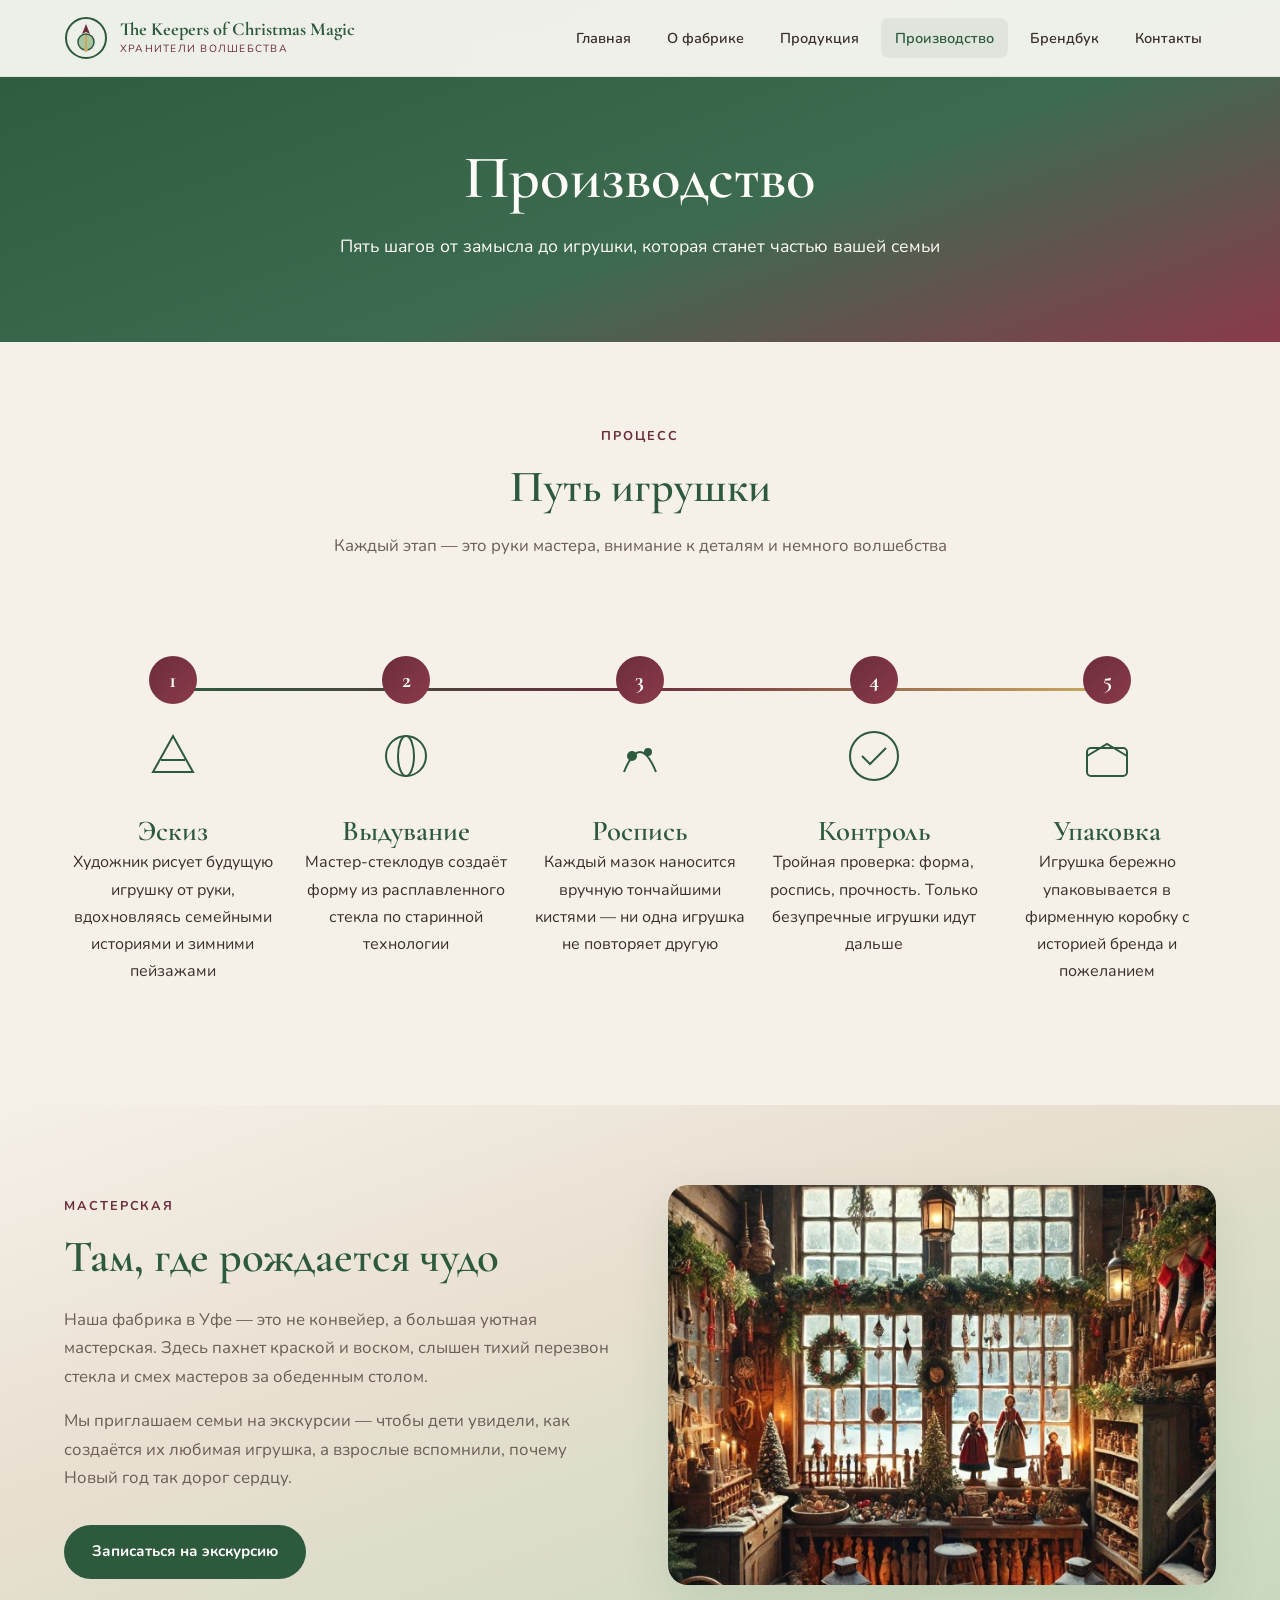
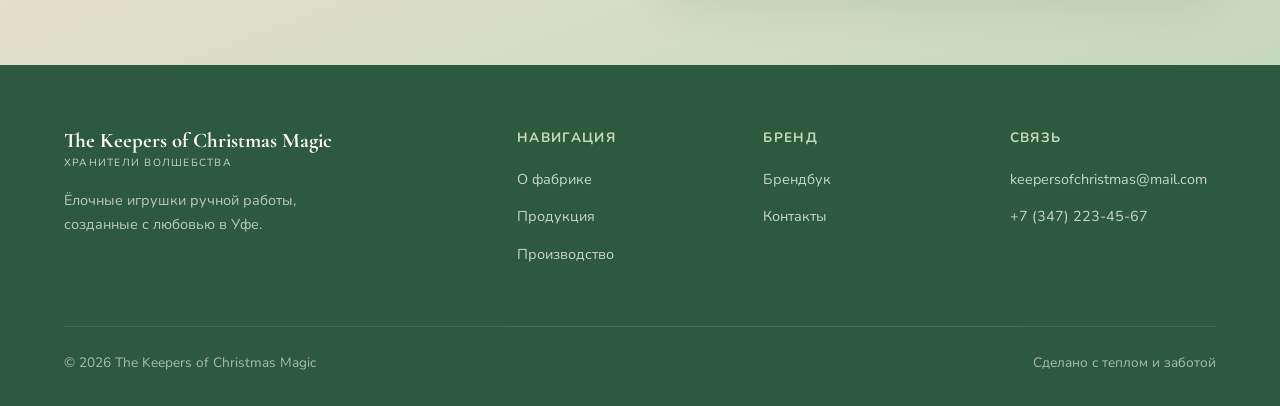
<file: production.html>
<!DOCTYPE html>
<html lang="ru">
<head>
  <meta charset="UTF-8">
  <meta name="viewport" content="width=device-width, initial-scale=1.0">
  <title>Производство — The Keepers of Christmas Magic</title>
  <meta name="description" content="Как создаются ёлочные игрушки: от эскиза до упаковки. Загляните за кулисы фабрики The Keepers of Christmas Magic.">
  <link rel="preconnect" href="https://fonts.googleapis.com">
  <link rel="preconnect" href="https://fonts.gstatic.com" crossorigin>
  <link href="https://fonts.googleapis.com/css2?family=Cormorant+Garamond:ital,wght@0,400;0,600;0,700;1,400&family=Nunito:wght@400;600;700&display=swap" rel="stylesheet">
  <link rel="stylesheet" href="css/styles.css">
</head>
<body data-page="production">

  <header class="header">
    <div class="header-inner">
      <a href="index.html" class="logo">
        <svg class="logo-icon" viewBox="0 0 44 44" fill="none" xmlns="http://www.w3.org/2000/svg">
          <circle cx="22" cy="22" r="20" stroke="#2D5A3D" stroke-width="2"/>
          <path d="M22 8 L26 18 L22 16 L18 18 Z" fill="#6B2D3C"/>
          <circle cx="22" cy="26" r="8" fill="#A8C5A0" stroke="#2D5A3D" stroke-width="1.5"/>
          <path d="M22 20 L22 32" stroke="#C9A962" stroke-width="2" stroke-linecap="round"/>
          <circle cx="22" cy="34" r="2" fill="#C9A962"/>
        </svg>
        <div class="logo-text">
          <span class="logo-title">The Keepers of Christmas Magic</span>
          <span class="logo-subtitle">Хранители волшебства</span>
        </div>
      </a>
      <button class="burger" aria-label="Меню">
        <span></span><span></span><span></span>
      </button>
      <nav class="nav">
        <a href="index.html" class="nav-link" data-page="home">Главная</a>
        <a href="about.html" class="nav-link" data-page="about">О фабрике</a>
        <a href="products.html" class="nav-link" data-page="products">Продукция</a>
        <a href="production.html" class="nav-link" data-page="production">Производство</a>
        <a href="brandbook.html" class="nav-link" data-page="brandbook">Брендбук</a>
        <a href="contacts.html" class="nav-link" data-page="contacts">Контакты</a>
      </nav>
    </div>
  </header>

  <section class="page-hero page-hero-green">
    <div class="container">
      <h1 class="reveal">Производство</h1>
      <p class="reveal reveal-delay-1">Пять шагов от замысла до игрушки, которая станет частью вашей семьи</p>
    </div>
  </section>

  <section class="section">
    <div class="container">
      <div class="section-header reveal">
        <span class="section-label">Процесс</span>
        <h2>Путь игрушки</h2>
        <p>Каждый этап — это руки мастера, внимание к деталям и немного волшебства</p>
      </div>

      <!-- Desktop timeline -->
      <div class="timeline reveal">
        <div class="timeline-steps">
          <div class="timeline-step">
            <div class="step-number">1</div>
            <svg class="step-icon" viewBox="0 0 64 64" fill="none" stroke="currentColor" stroke-width="2"><path d="M12 48 L32 12 L52 48 Z"/><line x1="20" y1="36" x2="44" y2="36"/></svg>
            <h3>Эскиз</h3>
            <p>Художник рисует будущую игрушку от руки, вдохновляясь семейными историями и зимними пейзажами</p>
          </div>
          <div class="timeline-step">
            <div class="step-number">2</div>
            <svg class="step-icon" viewBox="0 0 64 64" fill="none" stroke="currentColor" stroke-width="2"><circle cx="32" cy="32" r="20"/><ellipse cx="32" cy="32" rx="8" ry="20"/></svg>
            <h3>Выдувание</h3>
            <p>Мастер-стеклодув создаёт форму из расплавленного стекла по старинной технологии</p>
          </div>
          <div class="timeline-step">
            <div class="step-number">3</div>
            <svg class="step-icon" viewBox="0 0 64 64" fill="none" stroke="currentColor" stroke-width="2"><path d="M16 48 Q32 8 48 48"/><circle cx="24" cy="32" r="4" fill="currentColor"/><circle cx="40" cy="28" r="3" fill="currentColor"/></svg>
            <h3>Роспись</h3>
            <p>Каждый мазок наносится вручную тончайшими кистями — ни одна игрушка не повторяет другую</p>
          </div>
          <div class="timeline-step">
            <div class="step-number">4</div>
            <svg class="step-icon" viewBox="0 0 64 64" fill="none" stroke="currentColor" stroke-width="2"><path d="M20 32 L28 40 L44 24"/><circle cx="32" cy="32" r="24"/></svg>
            <h3>Контроль</h3>
            <p>Тройная проверка: форма, роспись, прочность. Только безупречные игрушки идут дальше</p>
          </div>
          <div class="timeline-step">
            <div class="step-number">5</div>
            <svg class="step-icon" viewBox="0 0 64 64" fill="none" stroke="currentColor" stroke-width="2"><rect x="12" y="24" width="40" height="28" rx="4"/><path d="M12 32 L32 20 L52 32"/></svg>
            <h3>Упаковка</h3>
            <p>Игрушка бережно упаковывается в фирменную коробку с историей бренда и пожеланием</p>
          </div>
        </div>
      </div>

      <!-- Mobile slider -->
      <div class="steps-container reveal">
        <div class="steps-track">
          <div class="step-card">
            <div class="step-number">1</div>
            <svg class="step-icon" viewBox="0 0 64 64" fill="none" stroke="currentColor" stroke-width="2"><path d="M12 48 L32 12 L52 48 Z"/><line x1="20" y1="36" x2="44" y2="36"/></svg>
            <h3>Эскиз</h3>
            <p>Художник рисует будущую игрушку от руки, вдохновляясь семейными историями и зимними пейзажами</p>
          </div>
          <div class="step-card">
            <div class="step-number">2</div>
            <svg class="step-icon" viewBox="0 0 64 64" fill="none" stroke="currentColor" stroke-width="2"><circle cx="32" cy="32" r="20"/><ellipse cx="32" cy="32" rx="8" ry="20"/></svg>
            <h3>Выдувание</h3>
            <p>Мастер-стеклодув создаёт форму из расплавленного стекла по старинной технологии</p>
          </div>
          <div class="step-card">
            <div class="step-number">3</div>
            <svg class="step-icon" viewBox="0 0 64 64" fill="none" stroke="currentColor" stroke-width="2"><path d="M16 48 Q32 8 48 48"/><circle cx="24" cy="32" r="4" fill="currentColor"/><circle cx="40" cy="28" r="3" fill="currentColor"/></svg>
            <h3>Роспись</h3>
            <p>Каждый мазок наносится вручную тончайшими кистями — ни одна игрушка не повторяет другую</p>
          </div>
          <div class="step-card">
            <div class="step-number">4</div>
            <svg class="step-icon" viewBox="0 0 64 64" fill="none" stroke="currentColor" stroke-width="2"><path d="M20 32 L28 40 L44 24"/><circle cx="32" cy="32" r="24"/></svg>
            <h3>Контроль</h3>
            <p>Тройная проверка: форма, роспись, прочность. Только безупречные игрушки идут дальше</p>
          </div>
          <div class="step-card">
            <div class="step-number">5</div>
            <svg class="step-icon" viewBox="0 0 64 64" fill="none" stroke="currentColor" stroke-width="2"><rect x="12" y="24" width="40" height="28" rx="4"/><path d="M12 32 L32 20 L52 32"/></svg>
            <h3>Упаковка</h3>
            <p>Игрушка бережно упаковывается в фирменную коробку с историей бренда и пожеланием</p>
          </div>
        </div>
        <div class="steps-nav">
          <button class="step-nav-btn step-prev" aria-label="Предыдущий шаг">
            <svg width="20" height="20" viewBox="0 0 24 24" fill="none" stroke="currentColor" stroke-width="2"><path d="M15 18L9 12L15 6"/></svg>
          </button>
          <div class="steps-dots">
            <button class="step-dot active" aria-label="Шаг 1"></button>
            <button class="step-dot" aria-label="Шаг 2"></button>
            <button class="step-dot" aria-label="Шаг 3"></button>
            <button class="step-dot" aria-label="Шаг 4"></button>
            <button class="step-dot" aria-label="Шаг 5"></button>
          </div>
          <button class="step-nav-btn step-next" aria-label="Следующий шаг">
            <svg width="20" height="20" viewBox="0 0 24 24" fill="none" stroke="currentColor" stroke-width="2"><path d="M9 18L15 12L9 6"/></svg>
          </button>
        </div>
      </div>
    </div>
  </section>

  <section class="section bg-gradient-warm">
    <div class="container">
      <div class="about-block">
        <div class="about-text reveal">
          <span class="section-label">Мастерская</span>
          <h2>Там, где рождается чудо</h2>
          <p>Наша фабрика в Уфе — это не конвейер, а большая уютная мастерская. Здесь пахнет краской и воском, слышен тихий перезвон стекла и смех мастеров за обеденным столом.</p>
          <p>Мы приглашаем семьи на экскурсии — чтобы дети увидели, как создаётся их любимая игрушка, а взрослые вспомнили, почему Новый год так дорог сердцу.</p>
          <a href="contacts.html" class="btn btn-green" style="margin-top: 16px;">Записаться на экскурсию</a>
        </div>
        <div class="about-image reveal reveal-delay-2">
          <img src="images/мастерская.jpg" alt="Мастерская фабрики">
        </div>
      </div>
    </div>
  </section>

  <footer class="footer">
    <div class="container">
      <div class="footer-grid">
        <div class="footer-brand">
          <a href="index.html" class="logo">
            <div class="logo-text">
              <span class="logo-title">The Keepers of Christmas Magic</span>
              <span class="logo-subtitle">Хранители волшебства</span>
            </div>
          </a>
          <p>Ёлочные игрушки ручной работы, созданные с любовью в Уфе.</p>
        </div>
        <div>
          <h4>Навигация</h4>
          <ul class="footer-links">
            <li><a href="about.html">О фабрике</a></li>
            <li><a href="products.html">Продукция</a></li>
            <li><a href="production.html">Производство</a></li>
          </ul>
        </div>
        <div>
          <h4>Бренд</h4>
          <ul class="footer-links">
            <li><a href="brandbook.html">Брендбук</a></li>
            <li><a href="contacts.html">Контакты</a></li>
          </ul>
        </div>
        <div>
          <h4>Связь</h4>
          <ul class="footer-links">
            <li><a href="mailto:keepersofchristmas@mail.com">keepersofchristmas@mail.com</a></li>
            <li><a href="tel:+73472234567">+7 (347) 223-45-67</a></li>
          </ul>
        </div>
      </div>
      <div class="footer-bottom">
        <span>© 2026 The Keepers of Christmas Magic</span>
        <span>Сделано с теплом и заботой</span>
      </div>
    </div>
  </footer>

  <script src="js/main.js"></script>
</body>
</html>
</file>
<file: css/styles.css>
/* ============================================
   The Keepers of Christmas Magic — Brand Styles
   ============================================ */

:root {
  --beige: #F5F0E8;
  --beige-dark: #E8DFD0;
  --beige-warm: #D4C4A8;
  --green: #2D5A3D;
  --green-light: #3D6B4F;
  --green-soft: #A8C5A0;
  --green-pale: #C5D9BE;
  --burgundy: #6B2D3C;
  --burgundy-light: #8B3A4A;
  --burgundy-pale: #C49A9A;
  --gold: #C9A962;
  --text: #3A2F2A;
  --text-light: #6B5E54;
  --white: #FEFCF8;
  --shadow: rgba(45, 90, 61, 0.12);
  --shadow-deep: rgba(45, 90, 61, 0.22);
  --font-display: 'Cormorant Garamond', Georgia, serif;
  --font-body: 'Nunito', 'Segoe UI', sans-serif;
  --radius: 12px;
  --radius-lg: 20px;
  --transition: 0.4s cubic-bezier(0.4, 0, 0.2, 1);
}

*, *::before, *::after {
  box-sizing: border-box;
  margin: 0;
  padding: 0;
}

html {
  scroll-behavior: smooth;
}

body {
  font-family: var(--font-body);
  font-size: 16px;
  line-height: 1.7;
  color: var(--text);
  background: var(--beige);
  overflow-x: hidden;
}

img {
  max-width: 100%;
  height: auto;
  display: block;
}

a {
  color: var(--green);
  text-decoration: none;
  transition: color var(--transition);
}

a:hover {
  color: var(--burgundy);
}

h1, h2, h3, h4 {
  font-family: var(--font-display);
  font-weight: 600;
  line-height: 1.25;
  color: var(--green);
}

h1 { font-size: clamp(2.2rem, 5vw, 3.8rem); }
h2 { font-size: clamp(1.8rem, 3.5vw, 2.8rem); }
h3 { font-size: clamp(1.3rem, 2.5vw, 1.8rem); }
h4 { font-size: 1.2rem; }

p { margin-bottom: 1rem; }
p:last-child { margin-bottom: 0; }

.container {
  width: 100%;
  max-width: 1200px;
  margin: 0 auto;
  padding: 0 24px;
}

.section {
  padding: 80px 0;
}

.section-header {
  text-align: center;
  margin-bottom: 56px;
}

.section-header p {
  max-width: 640px;
  margin: 16px auto 0;
  color: var(--text-light);
  font-size: 1.05rem;
}

.section-label {
  display: inline-block;
  font-size: 0.8rem;
  font-weight: 700;
  letter-spacing: 0.15em;
  text-transform: uppercase;
  color: var(--burgundy);
  margin-bottom: 12px;
}

/* Paper texture */
.paper-texture {
  position: relative;
  background: linear-gradient(135deg, #F0E8D8 0%, #E8DFD0 50%, #DDD0BC 100%);
}

.paper-texture::before {
  content: '';
  position: absolute;
  inset: 0;
  background-image: url("data:image/svg+xml,%3Csvg viewBox='0 0 256 256' xmlns='http://www.w3.org/2000/svg'%3E%3Cfilter id='noise'%3E%3CfeTurbulence type='fractalNoise' baseFrequency='0.85' numOctaves='4' stitchTiles='stitch'/%3E%3C/filter%3E%3Crect width='100%25' height='100%25' filter='url(%23noise)' opacity='0.06'/%3E%3C/svg%3E");
  pointer-events: none;
  border-radius: inherit;
}

.paper-texture > * {
  position: relative;
  z-index: 1;
}

/* Gradient backgrounds */
.bg-gradient-warm {
  background: linear-gradient(160deg, var(--beige) 0%, var(--beige-dark) 40%, var(--green-pale) 100%);
}

.bg-gradient-hero {
  background: linear-gradient(135deg, var(--green) 0%, var(--green-light) 45%, var(--burgundy) 100%);
}

/* ============================================
   Header & Navigation
   ============================================ */

.header {
  position: fixed;
  top: 0;
  left: 0;
  right: 0;
  z-index: 1000;
  background: rgba(254, 252, 248, 0.92);
  backdrop-filter: blur(12px);
  border-bottom: 1px solid rgba(45, 90, 61, 0.08);
  transition: box-shadow var(--transition);
}

.header.scrolled {
  box-shadow: 0 4px 24px var(--shadow);
}

.header-inner {
  display: flex;
  align-items: center;
  justify-content: space-between;
  padding: 16px 24px;
  max-width: 1200px;
  margin: 0 auto;
}

.logo {
  display: flex;
  align-items: center;
  gap: 12px;
  text-decoration: none;
}

.logo-icon {
  width: 44px;
  height: 44px;
  flex-shrink: 0;
}

.logo-text {
  display: flex;
  flex-direction: column;
}

.logo-title {
  font-family: var(--font-display);
  font-size: 1.15rem;
  font-weight: 700;
  color: var(--green);
  line-height: 1.2;
}

.logo-subtitle {
  font-size: 0.65rem;
  letter-spacing: 0.12em;
  text-transform: uppercase;
  color: var(--burgundy);
}

.nav {
  display: flex;
  align-items: center;
  gap: 8px;
}

.nav-link {
  padding: 8px 14px;
  font-size: 0.9rem;
  font-weight: 600;
  color: var(--text);
  border-radius: 8px;
  transition: all var(--transition);
}

.nav-link:hover,
.nav-link.active {
  color: var(--green);
  background: rgba(45, 90, 61, 0.08);
}

.burger {
  display: none;
  flex-direction: column;
  gap: 5px;
  background: none;
  border: none;
  cursor: pointer;
  padding: 8px;
}

.burger span {
  display: block;
  width: 24px;
  height: 2px;
  background: var(--green);
  border-radius: 2px;
  transition: var(--transition);
}

.burger.active span:nth-child(1) { transform: rotate(45deg) translate(5px, 5px); }
.burger.active span:nth-child(2) { opacity: 0; }
.burger.active span:nth-child(3) { transform: rotate(-45deg) translate(5px, -5px); }

/* ============================================
   Hero
   ============================================ */

.hero {
  min-height: 100vh;
  display: flex;
  align-items: center;
  position: relative;
  overflow: hidden;
  padding-top: 80px;
}

.hero-bg {
  position: absolute;
  inset: 0;
  background: linear-gradient(135deg, var(--green) 0%, #1e3d2a 30%, var(--burgundy) 100%);
}

.hero-bg::after {
  content: '';
  position: absolute;
  inset: 0;
  background: url("data:image/svg+xml,%3Csvg width='60' height='60' viewBox='0 0 60 60' xmlns='http://www.w3.org/2000/svg'%3E%3Cg fill='none' fill-rule='evenodd'%3E%3Cg fill='%23ffffff' fill-opacity='0.03'%3E%3Cpath d='M36 34v-4h-2v4h-4v2h4v4h2v-4h4v-2h-4zm0-30V0h-2v4h-4v2h4v4h2V6h4V4h-4zM6 34v-4H4v4H0v2h4v4h2v-4h4v-2H6zM6 4V0H4v4H0v2h4v4h2V6h4V4H6z'/%3E%3C/g%3E%3C/g%3E%3C/svg%3E");
}

.hero-content {
  position: relative;
  z-index: 2;
  display: grid;
  grid-template-columns: 1fr 1fr;
  gap: 48px;
  align-items: center;
  width: 100%;
  max-width: 1200px;
  margin: 0 auto;
  padding: 40px 24px;
}

.hero-text h1 {
  color: var(--white);
  margin-bottom: 20px;
}

.hero-text h1 span {
  color: var(--green-pale);
  font-style: italic;
}

.hero-text p {
  color: rgba(254, 252, 248, 0.85);
  font-size: 1.15rem;
  margin-bottom: 32px;
  max-width: 480px;
}

.hero-image {
  position: relative;
  border-radius: var(--radius-lg);
  overflow: hidden;
  box-shadow: 0 24px 64px rgba(0, 0, 0, 0.3);
}

.hero-image img {
  width: 100%;
  height: 420px;
  object-fit: cover;
}

.hero-image::before {
  content: '';
  position: absolute;
  inset: 0;
  border: 3px solid rgba(201, 169, 98, 0.4);
  border-radius: var(--radius-lg);
  z-index: 1;
  pointer-events: none;
}

.hero-ornament {
  position: absolute;
  width: 80px;
  height: 80px;
  opacity: 0.15;
  animation: float 6s ease-in-out infinite;
}

.hero-ornament:nth-child(1) { top: 15%; left: 8%; animation-delay: 0s; }
.hero-ornament:nth-child(2) { top: 60%; right: 10%; animation-delay: 2s; width: 60px; height: 60px; }
.hero-ornament:nth-child(3) { bottom: 20%; left: 20%; animation-delay: 4s; width: 50px; height: 50px; }

@keyframes float {
  0%, 100% { transform: translateY(0) rotate(0deg); }
  50% { transform: translateY(-20px) rotate(5deg); }
}

/* Buttons */
.btn {
  display: inline-flex;
  align-items: center;
  gap: 8px;
  padding: 14px 28px;
  font-family: var(--font-body);
  font-size: 0.95rem;
  font-weight: 700;
  border: none;
  border-radius: 50px;
  cursor: pointer;
  transition: all var(--transition);
  text-decoration: none;
}

.btn-primary {
  background: linear-gradient(135deg, var(--gold) 0%, #B8944A 100%);
  color: var(--white);
  box-shadow: 0 4px 16px rgba(201, 169, 98, 0.4);
}

.btn-primary:hover {
  transform: translateY(-2px);
  box-shadow: 0 8px 24px rgba(201, 169, 98, 0.5);
  color: var(--white);
}

.btn-outline {
  background: transparent;
  color: var(--white);
  border: 2px solid rgba(254, 252, 248, 0.5);
}

.btn-outline:hover {
  background: rgba(254, 252, 248, 0.15);
  color: var(--white);
}

.btn-green {
  background: var(--green);
  color: var(--white);
}

.btn-green:hover {
  background: var(--green-light);
  color: var(--white);
  transform: translateY(-2px);
}

.hero-buttons {
  display: flex;
  gap: 16px;
  flex-wrap: wrap;
}

/* ============================================
   Page Hero (inner pages)
   ============================================ */

.page-hero {
  padding: 140px 0 80px;
  text-align: center;
  position: relative;
  overflow: hidden;
}

.page-hero h1 {
  margin-bottom: 16px;
}

.page-hero p {
  max-width: 600px;
  margin: 0 auto;
  color: var(--text-light);
  font-size: 1.1rem;
}

.page-hero-green {
  background: linear-gradient(160deg, var(--green) 0%, var(--green-light) 60%, var(--burgundy-light) 100%);
}

.page-hero-green h1,
.page-hero-green p {
  color: var(--white);
}

.page-hero-green p {
  opacity: 0.9;
}

/* ============================================
   Why Choose Us — Floating Icons
   ============================================ */

.features-grid {
  display: grid;
  grid-template-columns: repeat(auto-fit, minmax(260px, 1fr));
  gap: 32px;
}

.feature-card {
  background: var(--white);
  border-radius: var(--radius-lg);
  padding: 40px 32px;
  text-align: center;
  box-shadow: 0 8px 32px var(--shadow);
  transition: transform var(--transition), box-shadow var(--transition);
  border: 1px solid rgba(45, 90, 61, 0.06);
}

.feature-card:hover {
  transform: translateY(-6px);
  box-shadow: 0 16px 48px var(--shadow-deep);
}

.feature-icon {
  width: 72px;
  height: 72px;
  margin: 0 auto 24px;
  display: flex;
  align-items: center;
  justify-content: center;
  background: linear-gradient(135deg, var(--green-pale) 0%, var(--green-soft) 100%);
  border-radius: 50%;
  animation: floatIcon 4s ease-in-out infinite;
}

.feature-card:nth-child(2) .feature-icon { animation-delay: 0.8s; }
.feature-card:nth-child(3) .feature-icon { animation-delay: 1.6s; }
.feature-card:nth-child(4) .feature-icon { animation-delay: 2.4s; }

@keyframes floatIcon {
  0%, 100% { transform: translateY(0); }
  50% { transform: translateY(-10px); }
}

.feature-icon svg {
  width: 36px;
  height: 36px;
  color: var(--green);
}

.feature-card h3 {
  margin-bottom: 12px;
  font-size: 1.3rem;
}

.feature-card p {
  color: var(--text-light);
  font-size: 0.95rem;
}

/* ============================================
   About Block
   ============================================ */

.about-block {
  display: grid;
  grid-template-columns: 1fr 1fr;
  gap: 56px;
  align-items: center;
}

.about-image {
  border-radius: var(--radius-lg);
  overflow: hidden;
  box-shadow: 0 16px 48px var(--shadow);
}

.about-image img {
  width: 100%;
  height: 400px;
  object-fit: cover;
}

.about-text h2 {
  margin-bottom: 20px;
}

.about-text p {
  color: var(--text-light);
  font-size: 1.05rem;
}

/* ============================================
   Mission & Values
   ============================================ */

.mission-block {
  border-radius: var(--radius-lg);
  padding: 56px;
  margin-bottom: 48px;
}

.mission-block h2 {
  margin-bottom: 24px;
}

.values-list {
  list-style: none;
  display: grid;
  grid-template-columns: repeat(auto-fit, minmax(220px, 1fr));
  gap: 24px;
  margin-top: 32px;
}

.values-list li {
  display: flex;
  align-items: flex-start;
  gap: 14px;
  padding: 20px;
  background: rgba(254, 252, 248, 0.6);
  border-radius: var(--radius);
  border-left: 3px solid var(--burgundy);
}

.values-list li::before {
  content: '✦';
  color: var(--gold);
  font-size: 1.1rem;
  flex-shrink: 0;
  margin-top: 2px;
}

.values-list strong {
  display: block;
  font-family: var(--font-display);
  font-size: 1.1rem;
  color: var(--green);
  margin-bottom: 4px;
}

/* ============================================
   Team
   ============================================ */

.team-grid {
  display: grid;
  grid-template-columns: repeat(auto-fit, minmax(240px, 1fr));
  gap: 32px;
}

.team-card {
  background: var(--white);
  border-radius: var(--radius-lg);
  overflow: hidden;
  box-shadow: 0 8px 32px var(--shadow);
  text-align: center;
  transition: transform var(--transition);
}

.team-card:hover {
  transform: translateY(-4px);
}

.team-photo {
  width: 100%;
  height: 280px;
  object-fit: cover;
  background: linear-gradient(135deg, var(--green-pale), var(--beige-dark));
}

.team-info {
  padding: 24px;
}

.team-info h3 {
  font-size: 1.25rem;
  margin-bottom: 4px;
}

.team-role {
  font-size: 0.85rem;
  font-weight: 700;
  color: var(--burgundy);
  text-transform: uppercase;
  letter-spacing: 0.08em;
  margin-bottom: 12px;
}

.team-info p {
  color: var(--text-light);
  font-size: 0.9rem;
}

/* ============================================
   Products — Filters & Gallery
   ============================================ */

.filters {
  display: flex;
  flex-wrap: wrap;
  gap: 12px;
  justify-content: center;
  margin-bottom: 40px;
}

.filter-group {
  display: flex;
  align-items: center;
  gap: 8px;
}

.filter-label {
  font-size: 0.8rem;
  font-weight: 700;
  text-transform: uppercase;
  letter-spacing: 0.1em;
  color: var(--text-light);
}

.filter-btn {
  padding: 8px 18px;
  font-family: var(--font-body);
  font-size: 0.85rem;
  font-weight: 600;
  background: var(--white);
  border: 2px solid var(--beige-dark);
  border-radius: 50px;
  cursor: pointer;
  transition: all var(--transition);
  color: var(--text);
}

.filter-btn:hover,
.filter-btn.active {
  background: var(--green);
  border-color: var(--green);
  color: var(--white);
}

.products-grid {
  display: grid;
  grid-template-columns: repeat(auto-fill, minmax(280px, 1fr));
  gap: 28px;
}

.product-card {
  background: var(--white);
  border-radius: var(--radius-lg);
  overflow: hidden;
  box-shadow: 0 8px 24px var(--shadow);
  transition: transform var(--transition), opacity var(--transition);
}

.product-card:hover {
  transform: translateY(-4px);
}

.product-card.hidden {
  display: none;
}

.product-image {
  width: 100%;
  height: 240px;
  object-fit: cover;
  background: linear-gradient(135deg, var(--beige), var(--green-pale));
}

.product-info {
  padding: 24px;
}

.product-info h3 {
  font-size: 1.2rem;
  margin-bottom: 8px;
}

.product-info p {
  color: var(--text-light);
  font-size: 0.9rem;
}

.product-tags {
  display: flex;
  flex-wrap: wrap;
  gap: 6px;
  margin-top: 12px;
}

.product-tag {
  font-size: 0.7rem;
  font-weight: 700;
  text-transform: uppercase;
  letter-spacing: 0.06em;
  padding: 4px 10px;
  background: var(--beige);
  color: var(--green);
  border-radius: 50px;
}

/* ============================================
   Production Steps
   ============================================ */

.steps-container {
  position: relative;
}

.steps-track {
  display: flex;
  gap: 0;
  overflow-x: auto;
  scroll-snap-type: x mandatory;
  scrollbar-width: none;
  -ms-overflow-style: none;
  padding-bottom: 16px;
}

.steps-track::-webkit-scrollbar { display: none; }

.step-card {
  flex: 0 0 calc(25% - 18px);
  min-width: 260px;
  scroll-snap-align: start;
  background: var(--white);
  border-radius: var(--radius-lg);
  padding: 32px 24px;
  text-align: center;
  box-shadow: 0 8px 32px var(--shadow);
  margin-right: 24px;
  position: relative;
}

.step-number {
  width: 48px;
  height: 48px;
  margin: 0 auto 20px;
  display: flex;
  align-items: center;
  justify-content: center;
  background: linear-gradient(135deg, var(--burgundy) 0%, var(--burgundy-light) 100%);
  color: var(--white);
  font-family: var(--font-display);
  font-size: 1.4rem;
  font-weight: 700;
  border-radius: 50%;
}

.step-icon {
  width: 64px;
  height: 64px;
  margin: 0 auto 16px;
  color: var(--green);
}

.step-card h3 {
  font-size: 1.15rem;
  margin-bottom: 10px;
}

.step-card p {
  color: var(--text-light);
  font-size: 0.9rem;
}

.steps-nav {
  display: flex;
  justify-content: center;
  gap: 12px;
  margin-top: 32px;
}

.step-nav-btn {
  width: 44px;
  height: 44px;
  border: 2px solid var(--green);
  background: var(--white);
  border-radius: 50%;
  cursor: pointer;
  display: flex;
  align-items: center;
  justify-content: center;
  transition: all var(--transition);
  color: var(--green);
}

.step-nav-btn:hover {
  background: var(--green);
  color: var(--white);
}

.steps-dots {
  display: flex;
  gap: 8px;
  align-items: center;
}

.step-dot {
  width: 10px;
  height: 10px;
  border-radius: 50%;
  background: var(--beige-dark);
  border: none;
  cursor: pointer;
  transition: all var(--transition);
}

.step-dot.active {
  background: var(--green);
  transform: scale(1.3);
}

/* Infographic timeline (desktop) */
.timeline {
  display: none;
  position: relative;
  padding: 40px 0;
}

.timeline::before {
  content: '';
  position: absolute;
  top: 72px;
  left: 10%;
  right: 10%;
  height: 3px;
  background: linear-gradient(90deg, var(--green), var(--burgundy), var(--gold));
  border-radius: 3px;
}

.timeline-steps {
  display: grid;
  grid-template-columns: repeat(5, 1fr);
  gap: 16px;
}

.timeline-step {
  text-align: center;
  position: relative;
}

.timeline-step .step-number {
  position: relative;
  z-index: 2;
}

/* Video block */
.video-block {
  margin-top: 64px;
  border-radius: var(--radius-lg);
  overflow: hidden;
  position: relative;
  background: var(--green);
  aspect-ratio: 16/9;
  display: flex;
  align-items: center;
  justify-content: center;
  cursor: pointer;
}

.video-placeholder {
  text-align: center;
  color: var(--white);
  padding: 40px;
}

.video-placeholder svg {
  width: 80px;
  height: 80px;
  margin-bottom: 16px;
  opacity: 0.8;
}

.video-placeholder h3 {
  color: var(--white);
  margin-bottom: 8px;
}

.video-placeholder p {
  opacity: 0.8;
  font-size: 0.95rem;
}

/* ============================================
   Brandbook
   ============================================ */

.brand-section {
  margin-bottom: 64px;
}

.brand-section h2 {
  margin-bottom: 24px;
  padding-bottom: 12px;
  border-bottom: 2px solid var(--beige-dark);
}

.brand-grid-2 {
  display: grid;
  grid-template-columns: 1fr 1fr;
  gap: 40px;
  align-items: start;
}

.logo-showcase {
  background: var(--white);
  border-radius: var(--radius-lg);
  padding: 48px;
  text-align: center;
  box-shadow: 0 8px 32px var(--shadow);
}

.logo-showcase img,
.logo-showcase svg {
  max-width: 280px;
  margin: 0 auto 24px;
}

.color-palette {
  display: flex;
  flex-wrap: wrap;
  gap: 16px;
}

.color-swatch {
  flex: 1;
  min-width: 140px;
  border-radius: var(--radius);
  overflow: hidden;
  box-shadow: 0 4px 16px var(--shadow);
}

.color-swatch-fill {
  height: 80px;
}

.color-swatch-info {
  padding: 12px 16px;
  background: var(--white);
  font-size: 0.85rem;
}

.color-swatch-info strong {
  display: block;
  font-family: var(--font-display);
  color: var(--green);
}

.color-swatch-info span {
  color: var(--text-light);
  font-size: 0.8rem;
}

.typography-samples {
  display: flex;
  flex-direction: column;
  gap: 24px;
}

.type-sample {
  padding: 24px;
  background: var(--white);
  border-radius: var(--radius);
  border-left: 4px solid var(--burgundy);
}

.type-sample .type-label {
  font-size: 0.75rem;
  font-weight: 700;
  text-transform: uppercase;
  letter-spacing: 0.1em;
  color: var(--text-light);
  margin-bottom: 8px;
}

.type-display { font-family: var(--font-display); }
.type-body { font-family: var(--font-body); }

.voice-examples {
  display: grid;
  grid-template-columns: 1fr 1fr;
  gap: 24px;
}

.voice-card {
  padding: 28px;
  border-radius: var(--radius-lg);
}

.voice-do {
  background: linear-gradient(135deg, rgba(168, 197, 160, 0.3), rgba(197, 217, 190, 0.2));
  border: 1px solid var(--green-soft);
}

.voice-dont {
  background: linear-gradient(135deg, rgba(196, 154, 154, 0.2), rgba(107, 45, 60, 0.08));
  border: 1px solid var(--burgundy-pale);
}

.voice-card h4 {
  margin-bottom: 16px;
}

.voice-card ul {
  list-style: none;
}

.voice-card li {
  padding: 8px 0;
  padding-left: 20px;
  position: relative;
  font-size: 0.95rem;
  color: var(--text-light);
}

.voice-do li::before { content: '♥'; position: absolute; left: 0; color: var(--green); }
.voice-dont li::before { content: '✕'; position: absolute; left: 0; color: var(--burgundy); }

.usage-rules {
  display: grid;
  grid-template-columns: repeat(auto-fit, minmax(280px, 1fr));
  gap: 24px;
}

.usage-card {
  background: var(--white);
  padding: 28px;
  border-radius: var(--radius);
  box-shadow: 0 4px 16px var(--shadow);
}

.usage-card h4 {
  color: var(--burgundy);
  margin-bottom: 12px;
}

.mockups-grid {
  display: grid;
  grid-template-columns: repeat(auto-fit, minmax(280px, 1fr));
  gap: 24px;
}

.mockup-card {
  border-radius: var(--radius-lg);
  overflow: hidden;
  box-shadow: 0 8px 32px var(--shadow);
  background: var(--white);
}

.mockup-preview {
  height: 200px;
  display: flex;
  align-items: center;
  justify-content: center;
  padding: 24px;
}

.mockup-preview.packaging {
  background: linear-gradient(135deg, var(--beige) 0%, var(--beige-dark) 100%);
}

.mockup-preview.uniform {
  background: linear-gradient(135deg, var(--green) 0%, var(--green-light) 100%);
}

.mockup-preview.web {
  background: linear-gradient(135deg, var(--burgundy) 0%, var(--burgundy-light) 100%);
}

.mockup-label {
  padding: 16px 20px;
  text-align: center;
  font-weight: 600;
  color: var(--green);
}

.archetype-badge {
  display: inline-flex;
  align-items: center;
  gap: 8px;
  padding: 12px 24px;
  background: linear-gradient(135deg, var(--green) 0%, var(--burgundy) 100%);
  color: var(--white);
  border-radius: 50px;
  font-family: var(--font-display);
  font-size: 1.2rem;
  margin: 16px 0;
}

/* ============================================
   Contacts
   ============================================ */

.contacts-grid {
  display: grid;
  grid-template-columns: 1fr 1fr;
  gap: 48px;
}

.contact-card {
  background: var(--white);
  border-radius: var(--radius-lg);
  padding: 36px;
  box-shadow: 0 8px 32px var(--shadow);
}

.contact-card h3 {
  margin-bottom: 20px;
  display: flex;
  align-items: center;
  gap: 12px;
}

.contact-card h3 svg {
  width: 24px;
  height: 24px;
  color: var(--burgundy);
}

.contact-item {
  display: flex;
  align-items: flex-start;
  gap: 14px;
  margin-bottom: 20px;
}

.contact-item svg {
  width: 20px;
  height: 20px;
  color: var(--green);
  flex-shrink: 0;
  margin-top: 4px;
}

.contact-item strong {
  display: block;
  font-size: 0.8rem;
  text-transform: uppercase;
  letter-spacing: 0.08em;
  color: var(--text-light);
  margin-bottom: 2px;
}

.social-links {
  display: flex;
  gap: 16px;
  margin-top: 32px;
}

.social-link {
  width: 48px;
  height: 48px;
  display: flex;
  align-items: center;
  justify-content: center;
  background: var(--beige);
  border-radius: 50%;
  transition: all var(--transition);
  color: var(--green);
}

.social-link:hover {
  background: var(--green);
  color: var(--white);
  transform: translateY(-3px);
}

.social-link svg {
  width: 22px;
  height: 22px;
}

.map-placeholder {
  border-radius: var(--radius-lg);
  overflow: hidden;
  height: 100%;
  min-height: 400px;
  background: linear-gradient(135deg, var(--green-pale) 0%, var(--beige) 50%, var(--green-soft) 100%);
  display: flex;
  align-items: center;
  justify-content: center;
  text-align: center;
  padding: 40px;
  box-shadow: 0 8px 32px var(--shadow);
}

.map-placeholder h3 {
  margin-bottom: 12px;
}

.map-placeholder p {
  color: var(--text-light);
}

/* ============================================
   Footer
   ============================================ */

.footer {
  background: var(--green);
  color: rgba(254, 252, 248, 0.85);
  padding: 64px 0 32px;
}

.footer-grid {
  display: grid;
  grid-template-columns: 2fr 1fr 1fr 1fr;
  gap: 40px;
  margin-bottom: 48px;
}

.footer-brand .logo-title {
  color: var(--white);
  font-size: 1.3rem;
}

.footer-brand .logo-subtitle {
  color: var(--green-pale);
}

.footer-brand p {
  margin-top: 16px;
  font-size: 0.9rem;
  opacity: 0.8;
  max-width: 280px;
}

.footer h4 {
  color: var(--green-pale);
  font-family: var(--font-body);
  font-size: 0.85rem;
  font-weight: 700;
  text-transform: uppercase;
  letter-spacing: 0.1em;
  margin-bottom: 20px;
}

.footer-links {
  list-style: none;
}

.footer-links li {
  margin-bottom: 10px;
}

.footer-links a {
  color: rgba(254, 252, 248, 0.75);
  font-size: 0.9rem;
  transition: color var(--transition);
}

.footer-links a:hover {
  color: var(--white);
}

.footer-bottom {
  border-top: 1px solid rgba(254, 252, 248, 0.15);
  padding-top: 24px;
  display: flex;
  justify-content: space-between;
  align-items: center;
  flex-wrap: wrap;
  gap: 16px;
  font-size: 0.85rem;
  opacity: 0.7;
}

/* ============================================
   Scroll Animations
   ============================================ */

.reveal {
  opacity: 0;
  transform: translateY(32px);
  transition: opacity 0.7s ease, transform 0.7s ease;
}

.reveal.visible {
  opacity: 1;
  transform: translateY(0);
}

.reveal-delay-1 { transition-delay: 0.1s; }
.reveal-delay-2 { transition-delay: 0.2s; }
.reveal-delay-3 { transition-delay: 0.3s; }
.reveal-delay-4 { transition-delay: 0.4s; }

/* ============================================
   Slogan large
   ============================================ */

.slogan-large {
  font-family: var(--font-display);
  font-size: clamp(2rem, 4vw, 3.2rem);
  font-style: italic;
  color: var(--burgundy);
  text-align: center;
  line-height: 1.35;
  max-width: 800px;
  margin: 0 auto 48px;
}

/* History block */
.history-text {
  max-width: 720px;
  margin: 0 auto;
  text-align: center;
  font-size: 1.1rem;
  color: var(--text-light);
  line-height: 1.9;
}

/* ============================================
   Responsive
   ============================================ */

@media (min-width: 1024px) {
  .steps-track { display: none; }
  .steps-nav { display: none; }
  .timeline { display: block; }
}

@media (max-width: 1023px) {
  .timeline { display: none; }
}

@media (max-width: 900px) {
  .hero-content {
    grid-template-columns: 1fr;
    text-align: center;
  }

  .hero-text p { margin-left: auto; margin-right: auto; }
  .hero-buttons { justify-content: center; }
  .hero-image img { height: 300px; }

  .about-block,
  .brand-grid-2,
  .contacts-grid,
  .voice-examples {
    grid-template-columns: 1fr;
  }

  .footer-grid {
    grid-template-columns: 1fr 1fr;
  }

  .nav {
    position: fixed;
    top: 76px;
    left: 0;
    right: 0;
    background: var(--white);
    flex-direction: column;
    padding: 24px;
    gap: 4px;
    box-shadow: 0 8px 32px var(--shadow);
    transform: translateY(-120%);
    opacity: 0;
    transition: all var(--transition);
    pointer-events: none;
  }

  .nav.open {
    transform: translateY(0);
    opacity: 1;
    pointer-events: all;
  }

  .nav-link {
    width: 100%;
    text-align: center;
    padding: 12px;
  }

  .burger { display: flex; }

  .mission-block { padding: 32px 24px; }
}

.gallery-trio {
  grid-template-columns: repeat(3, 1fr);
}

@media (max-width: 768px) {
  .gallery-trio {
    grid-template-columns: 1fr;
  }
}

@media (max-width: 600px) {
  .section { padding: 56px 0; }
  .footer-grid { grid-template-columns: 1fr; }
  .filters { flex-direction: column; align-items: stretch; }
  .filter-group { flex-wrap: wrap; justify-content: center; }
}
</file>
